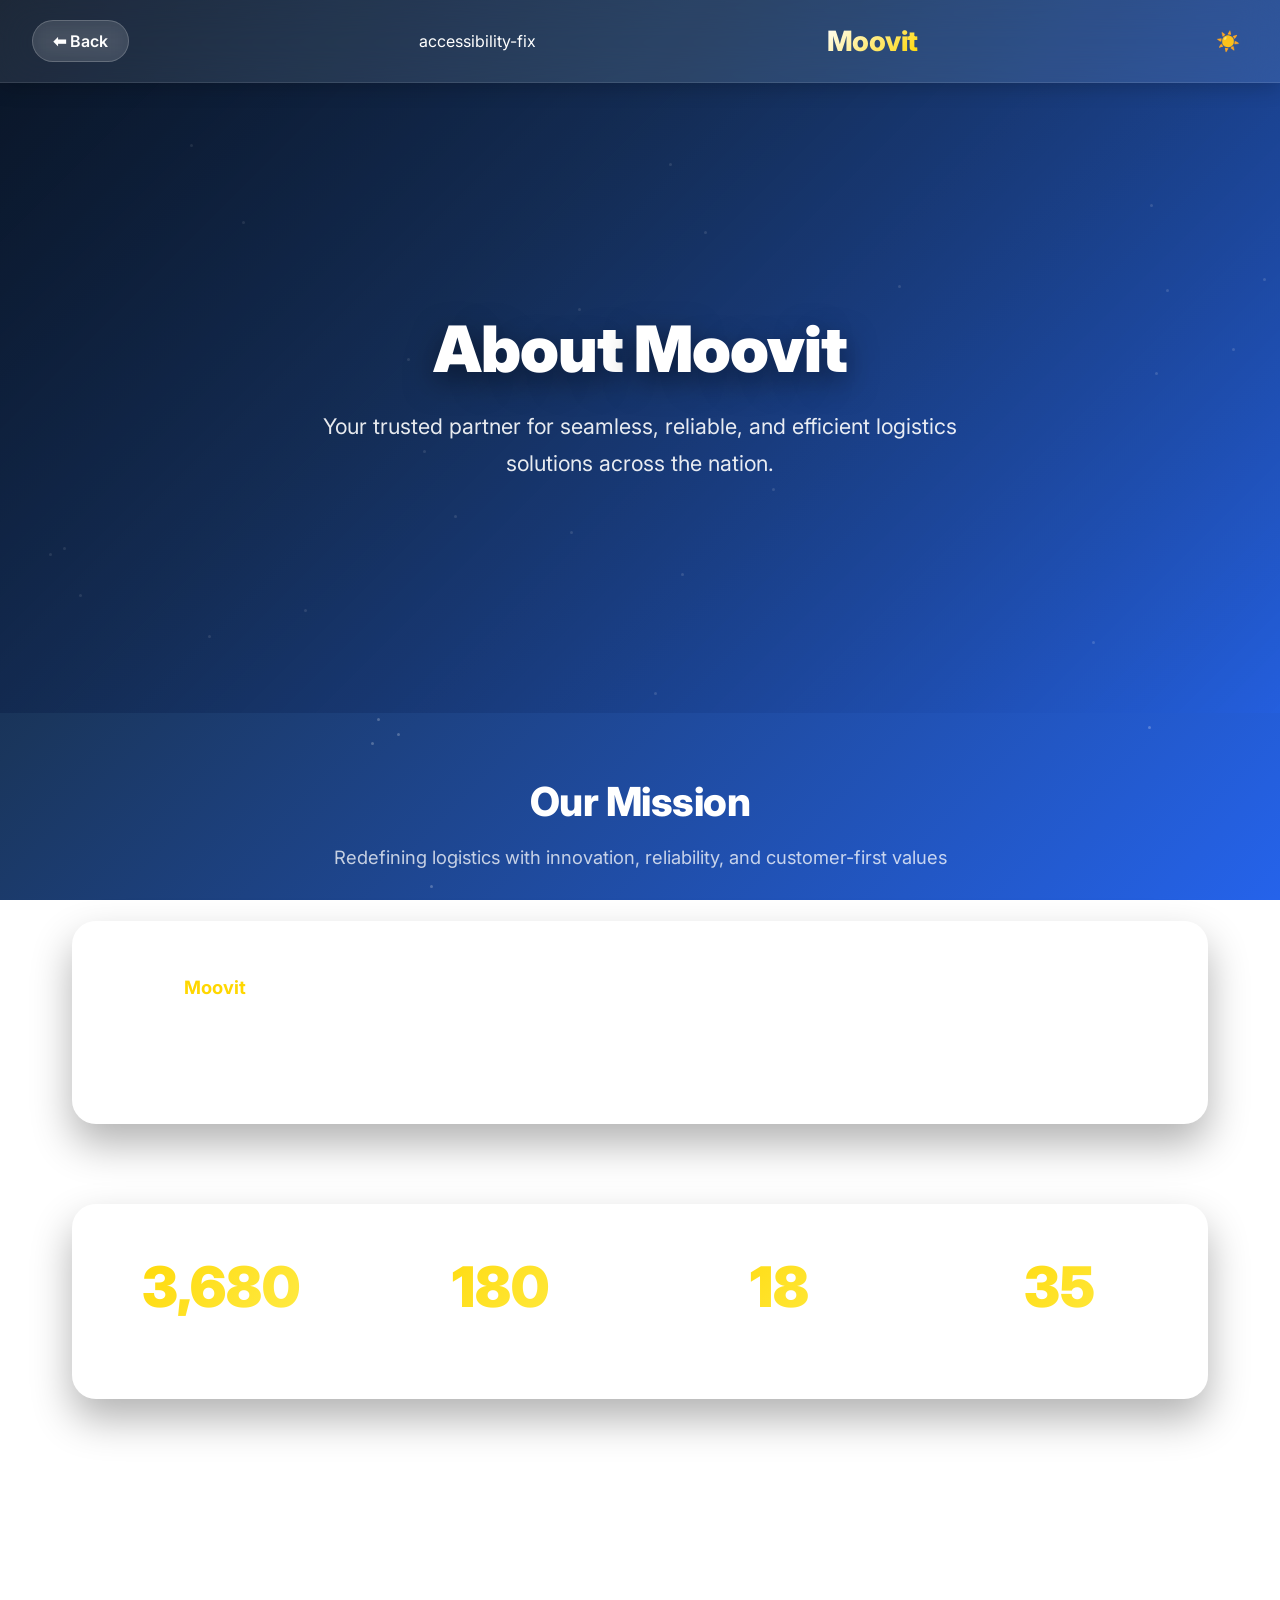
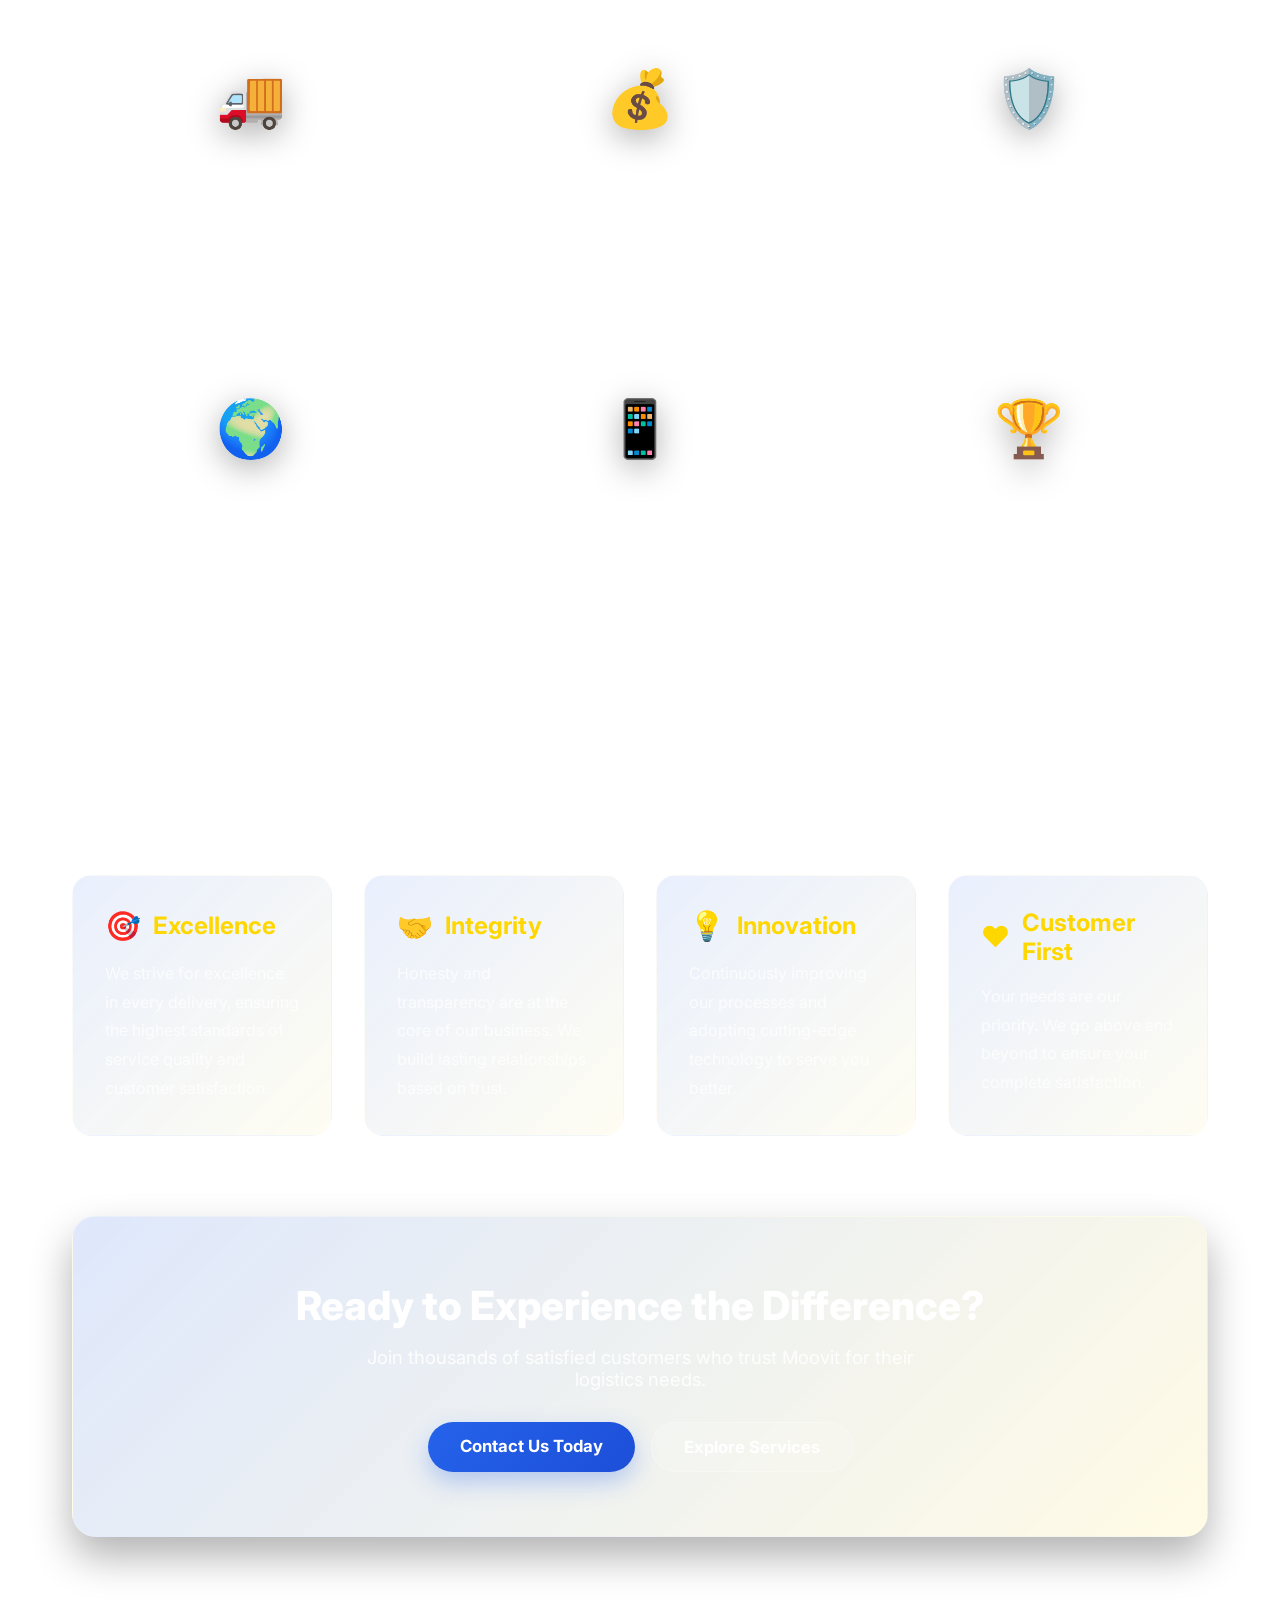
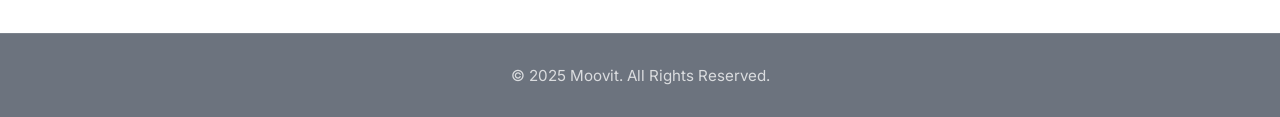
<file: about.html>
<!DOCTYPE html>
<html lang="en" data-theme="dark">
<head>
  <meta charset="UTF-8">
  <meta name="viewport" content="width=device-width, initial-scale=1.0">
  <link rel="icon" href="favicon.png">
  <title>About Us - Moovit</title>
  <style>
    @import url('https://fonts.googleapis.com/css2?family=Inter:wght@300;400;500;600;700;800;900&display=swap');
    
    :root {
      --bg-dark-1: #0a1628;
      --bg-dark-2: #1a365d;
      --primary: #2563eb;
      --primary-700: #1d4ed8;
      --accent: #ffd700;
      --accent-dark: #b8860b;
      --text-white: #ffffff;
      --text-muted: rgba(255,255,255,0.9);
      --text-soft: rgba(255,255,255,0.75);
      --glass: rgba(255,255,255,0.08);
      --bg-gradient: linear-gradient(135deg, var(--bg-dark-1) 0%, var(--bg-dark-2) 35%, var(--primary) 100%);
      --header-bg: var(--glass);
      --text-color: var(--text-white);
    }

    [data-theme="light"] {
      --bg-gradient: linear-gradient(135deg, #f0f9ff 0%, #e0f2fe 35%, #bae6fd 100%);
      --header-bg: rgba(255, 255, 255, 0.95);
      --text-color: #1e293b;
      --text-muted: rgba(30, 41, 59, 0.9);
      --text-soft: rgba(30, 41, 59, 0.75);
      --glass: rgba(0, 0, 0, 0.08);
      --bg-dark-1: #f0f9ff;
      --bg-dark-2: #e0f2fe;
      --primary: #3b82f6;
      --primary-700: #2563eb;
      --accent: #f59e0b;
      --accent-dark: #d97706;
      --text-white: #1a1a1a;
    }

    * {
      margin: 0;
      padding: 0;
      box-sizing: border-box;
    }

    /* Skip to content link for accessibility */
    .skip-to-content {
      position: absolute;
      top: -40px;
      left: 0;
      background: var(--primary);
      color: white;
      padding: 8px 16px;
      z-index: 10000;
      text-decoration: none;
      font-weight: 600;
      transition: top 0.3s;
    }

    .skip-to-content:focus {
      top: 0;
    }

    /* Keyboard focus indicators for accessibility */
    a:focus, button:focus, input:focus, textarea:focus, select:focus {
      outline: 2px solid var(--primary);
      outline-offset: 2px;
    }

    button:focus-visible, a:focus-visible {
      outline: 2px solid var(--primary);
      outline-offset: 2px;
    }

    body {
      font-family: 'Inter', sans-serif;
      font-size: 16px;
      background: var(--bg-gradient);
      background-attachment: fixed;
      color: var(--text-color);
      overflow-x: hidden;
      min-height: 100vh;
      -webkit-font-smoothing: antialiased;
      -moz-osx-font-smoothing: grayscale;
    }

    /* Animated Background Particles */
    .particles {
      position: fixed;
      top: 0;
      left: 0;
      width: 100%;
      height: 100%;
      pointer-events: none;
      z-index: 0;
      opacity: 0.6;
      transition: opacity 0.4s ease;
    }

    .particle {
      position: absolute;
      width: 3px;
      height: 3px;
      background: rgba(255, 255, 255, 0.4);
      border-radius: 50%;
      animation: float 8s ease-in-out infinite;
    }

    @keyframes float {
      0%, 100% { 
        transform: translateY(0px) translateX(0px) rotate(0deg); 
        opacity: 0.2; 
      }
      50% { 
        transform: translateY(-30px) translateX(20px) rotate(180deg); 
        opacity: 0.8; 
      }
    }

    /* Header */
    header {
      display: flex;
      align-items: center;
      justify-content: space-between;
      background: var(--header-bg);
      backdrop-filter: blur(20px);
      border-bottom: 1px solid rgba(255, 255, 255, 0.1);
      padding: 1.25rem 2rem;
      box-shadow: 0 4px 20px rgba(0, 0, 0, 0.2);
      position: sticky;
      top: 0;
      z-index: 100;
      animation: slideDown 0.6s ease;
    }

    @keyframes slideDown {
      from {
        transform: translateY(-100%);
        opacity: 0;
      }
      to {
        transform: translateY(0);
        opacity: 1;
      }
    }

    .theme-toggle {
      background: none;
      border: none;
      color: var(--text-color);
      font-size: 1.2rem;
      cursor: pointer;
      padding: 0.5rem;
      border-radius: 50%;
      transition: background 0.3s;
    }

    .theme-toggle:hover {
      background: var(--glass);
    }

    .back-btn {
      display: flex;
      align-items: center;
      gap: 0.5rem;
      text-decoration: none;
      color: var(--text-white);
      font-weight: 600;
      font-size: 1rem;
      padding: 10px 20px;
      border-radius: 50px;
      background: rgba(255, 255, 255, 0.1);
      backdrop-filter: blur(10px);
      border: 1px solid rgba(255, 255, 255, 0.2);
      transition: all 0.3s ease;
      cursor: pointer;
    }

    .back-btn:hover {
      background: rgba(255, 255, 255, 0.15);
      color: var(--accent);
      transform: translateX(-5px);
      box-shadow: 0 8px 20px rgba(255, 215, 0, 0.2);
    }

    .logo {
      font-size: 1.75rem;
      font-weight: 800;
      background: linear-gradient(135deg, #ffffff 0%, var(--accent) 100%);
      -webkit-background-clip: text;
      -webkit-text-fill-color: transparent;
      background-clip: text;
      letter-spacing: -0.5px;
    }

    /* Hero Section */
    .hero {
      position: relative;
      height: 70vh;
      display: flex;
      align-items: center;
      justify-content: center;
      text-align: center;
      overflow: hidden;
      margin-bottom: 4rem;
      transition: opacity 0.3s ease;
    }

    .hero::before {
      content: '';
      position: absolute;
      top: 0;
      left: 0;
      right: 0;
      bottom: 0;
      background: linear-gradient(135deg, rgba(10, 22, 40, 0.7), rgba(37, 99, 235, 0.3));
      z-index: 1;
    }

    .hero-content {
      position: relative;
      z-index: 2;
      max-width: 900px;
      padding: 0 2rem;
      animation: fadeInUp 1s ease;
    }

    @keyframes fadeInUp {
      from {
        opacity: 0;
        transform: translateY(40px);
      }
      to {
        opacity: 1;
        transform: translateY(0);
      }
    }

    .hero h1 {
      font-size: 4rem;
      font-weight: 900;
      margin-bottom: 1.5rem;
      color: white;
      letter-spacing: -1px;
      line-height: 1.1;
      text-shadow: 0 10px 30px rgba(0, 0, 0, 0.5);
    }

    .hero h1 span {
      color: white;
      -webkit-text-fill-color: white;
    }

    .hero p {
      font-size: 1.35rem;
      color: var(--text-muted);
      line-height: 1.7;
      max-width: 700px;
      margin: 0 auto;
    }

    /* Container */
    .container {
      max-width: 1200px;
      margin: 0 auto;
      padding: 0 2rem;
      position: relative;
      z-index: 1;
    }

    /* Section Styles */
    .section {
      margin-bottom: 5rem;
      opacity: 0;
      transform: translateY(30px);
      transition: all 0.8s ease;
    }

    .section.visible {
      opacity: 1;
      transform: translateY(0);
    }

    .section-title {
      font-size: 2.5rem;
      font-weight: 800;
      text-align: center;
      margin-bottom: 1rem;
      color: var(--text-white);
      letter-spacing: -0.5px;
    }

    .section-subtitle {
      font-size: 1.15rem;
      text-align: center;
      color: var(--text-soft);
      max-width: 700px;
      margin: 0 auto 3rem;
      line-height: 1.7;
    }

    /* Mission Section */
    .mission-card {
      background: rgba(255, 255, 255, 0.05);
      backdrop-filter: blur(20px);
      border-radius: 24px;
      border: 1px solid rgba(255, 255, 255, 0.1);
      padding: 3rem;
      box-shadow: 0 20px 40px rgba(0, 0, 0, 0.3);
      transition: all 0.4s ease;
    }

    .mission-card:hover {
      transform: translateY(-10px);
      box-shadow: 0 30px 60px rgba(0, 0, 0, 0.4);
      border-color: rgba(255, 215, 0, 0.3);
    }

    .mission-card p {
      font-size: 1.15rem;
      line-height: 1.9;
      color: var(--text-muted);
      text-align: center;
    }

    .mission-card strong {
      color: var(--accent);
      font-weight: 700;
    }

    /* Features Grid */
    .features-grid {
      display: grid;
      grid-template-columns: repeat(auto-fit, minmax(280px, 1fr));
      gap: 2rem;
    }

    .feature-card {
      background: rgba(255, 255, 255, 0.05);
      backdrop-filter: blur(20px);
      border-radius: 20px;
      border: 1px solid rgba(255, 255, 255, 0.1);
      padding: 2.5rem 2rem;
      text-align: center;
      transition: all 0.4s cubic-bezier(0.4, 0, 0.2, 1);
      position: relative;
      overflow: hidden;
    }

    .feature-card::before {
      content: '';
      position: absolute;
      top: 0;
      left: -100%;
      width: 100%;
      height: 100%;
      background: linear-gradient(90deg, transparent, rgba(255, 215, 0, 0.1), transparent);
      transition: left 0.6s;
    }

    .feature-card:hover::before {
      left: 100%;
    }

    .feature-card:hover {
      transform: translateY(-15px) scale(1.02);
      box-shadow: 0 25px 50px rgba(0, 0, 0, 0.4);
      border-color: rgba(255, 215, 0, 0.3);
      background: rgba(255, 255, 255, 0.08);
    }

    .feature-icon {
      font-size: 3.5rem;
      margin-bottom: 1.5rem;
      display: inline-block;
      transition: all 0.4s ease;
      filter: drop-shadow(0 8px 16px rgba(0, 0, 0, 0.3));
    }

    .feature-card:hover .feature-icon {
      transform: scale(1.15) rotate(5deg);
      filter: drop-shadow(0 12px 24px rgba(255, 215, 0, 0.4));
    }

    .feature-card h3 {
      font-size: 1.35rem;
      font-weight: 700;
      color: var(--text-white);
      margin-bottom: 1rem;
    }

    .feature-card p {
      font-size: 1rem;
      color: var(--text-soft);
      line-height: 1.7;
    }

    /* Stats Section */
    .stats-section {
      background: rgba(255, 255, 255, 0.05);
      backdrop-filter: blur(20px);
      border-radius: 24px;
      border: 1px solid rgba(255, 255, 255, 0.1);
      padding: 3rem 2rem;
      box-shadow: 0 20px 40px rgba(0, 0, 0, 0.3);
    }

    .stats-grid {
      display: grid;
      grid-template-columns: repeat(auto-fit, minmax(200px, 1fr));
      gap: 3rem;
      text-align: center;
    }

    .stat {
      transition: transform 0.3s ease;
    }

    .stat:hover {
      transform: translateY(-10px);
    }

    .stat-number {
      font-size: 3.5rem;
      font-weight: 900;
      background: linear-gradient(135deg, var(--accent), #ffed4e);
      -webkit-background-clip: text;
      -webkit-text-fill-color: transparent;
      background-clip: text;
      margin-bottom: 0.5rem;
      display: block;
    }

    .stat-label {
      font-size: 1.1rem;
      color: var(--text-muted);
      font-weight: 600;
    }

    /* Values Section */
    .values-grid {
      display: grid;
      grid-template-columns: repeat(auto-fit, minmax(250px, 1fr));
      gap: 2rem;
    }

    .value-card {
      background: linear-gradient(135deg, rgba(37, 99, 235, 0.1), rgba(255, 215, 0, 0.05));
      backdrop-filter: blur(20px);
      border-radius: 20px;
      border: 1px solid rgba(255, 255, 255, 0.1);
      padding: 2rem;
      transition: all 0.4s ease;
    }

    .value-card:hover {
      transform: translateY(-10px);
      border-color: rgba(255, 215, 0, 0.4);
      box-shadow: 0 20px 40px rgba(0, 0, 0, 0.3);
    }

    .value-card h3 {
      font-size: 1.5rem;
      font-weight: 700;
      color: var(--accent);
      margin-bottom: 1rem;
      display: flex;
      align-items: center;
      gap: 0.75rem;
    }

    .value-icon {
      font-size: 1.8rem;
    }

    .value-card p {
      font-size: 1rem;
      color: var(--text-soft);
      line-height: 1.8;
    }

    /* CTA Section */
    .cta-section {
      background: linear-gradient(135deg, rgba(37, 99, 235, 0.15), rgba(255, 215, 0, 0.1));
      backdrop-filter: blur(20px);
      border-radius: 24px;
      border: 1px solid rgba(255, 255, 255, 0.15);
      padding: 4rem 3rem;
      text-align: center;
      box-shadow: 0 20px 40px rgba(0, 0, 0, 0.3);
      margin-top: 5rem;
    }

    .cta-section h2 {
      font-size: 2.5rem;
      font-weight: 800;
      margin-bottom: 1rem;
      color: var(--text-white);
    }

    .cta-section p {
      font-size: 1.15rem;
      color: var(--text-muted);
      margin-bottom: 2rem;
      max-width: 600px;
      margin-left: auto;
      margin-right: auto;
    }

    .cta-buttons {
      display: flex;
      gap: 1rem;
      justify-content: center;
      flex-wrap: wrap;
    }

    .btn {
      padding: 14px 32px;
      border-radius: 50px;
      font-size: 1.05rem;
      font-weight: 700;
      cursor: pointer;
      transition: all 0.3s ease;
      font-family: 'Inter', sans-serif;
      text-decoration: none;
      display: inline-block;
      position: relative;
      overflow: hidden;
    }

    .btn-primary {
      background: linear-gradient(135deg, var(--primary), var(--primary-700));
      color: white;
      border: none;
      box-shadow: 0 10px 25px rgba(37, 99, 235, 0.3);
    }

    .btn-primary::before {
      content: '';
      position: absolute;
      top: 0;
      left: -100%;
      width: 100%;
      height: 100%;
      background: linear-gradient(90deg, transparent, rgba(255, 255, 255, 0.3), transparent);
      transition: left 0.5s;
    }

    .btn-primary:hover::before {
      left: 100%;
    }

    .btn-primary:hover {
      transform: translateY(-3px);
      box-shadow: 0 15px 35px rgba(37, 99, 235, 0.4);
    }

    .btn-secondary {
      background: rgba(255, 255, 255, 0.1);
      color: var(--text-white);
      border: 1px solid rgba(255, 255, 255, 0.3);
    }

    .btn-secondary:hover {
      background: rgba(255, 255, 255, 0.15);
      transform: translateY(-3px);
      box-shadow: 0 10px 25px rgba(0, 0, 0, 0.2);
    }

    /* Footer */
    footer {
      background: rgba(10, 22, 40, 0.6);
      backdrop-filter: blur(20px);
      border-top: 1px solid rgba(255, 255, 255, 0.1);
      padding: 2rem;
      text-align: center;
      margin-top: 6rem;
    }

    footer p {
      color: var(--text-soft);
      font-size: 0.95rem;
    }

    /* Responsive Design */
    @media (max-width: 968px) {
      .hero h1 {
        font-size: 3rem;
      }

      .hero p {
        font-size: 1.15rem;
      }

      .section-title {
        font-size: 2rem;
      }

      .features-grid,
      .values-grid {
        grid-template-columns: 1fr;
      }
    }

    @media (max-width: 768px) {
      header {
        padding: 1rem;
      }

      .container {
        padding: 0 1rem;
      }

      .hero {
        height: 60vh;
      }

      .hero h1 {
        font-size: 2.5rem;
      }

      .hero p {
        font-size: 1.05rem;
      }

      .section-title {
        font-size: 1.75rem;
      }

      .mission-card,
      .stats-section,
      .cta-section {
        padding: 2rem 1.5rem;
      }

      .back-btn {
        font-size: 0.9rem;
        padding: 8px 16px;
      }

      .logo {
        font-size: 1.5rem;
      }

      .stat-number {
        font-size: 2.5rem;
      }

      .cta-buttons {
        flex-direction: column;
      }

      .btn {
        width: 100%;
      }
    }

    @media (max-width: 480px) {
      .hero h1 {
        font-size: 2rem;
      }

      .feature-icon {
        font-size: 2.5rem;
      }

      .stats-grid {
        gap: 2rem;
      }
    }

    /* Scroll Animation Trigger */
    .animate-on-scroll {
      opacity: 0;
      transform: translateY(30px);
      transition: all 0.8s ease;
    }

    .animate-on-scroll.visible {
      opacity: 1;
      transform: translateY(0);
    }
  </style>
</head>
<body>
  <a href="#main-content" class="skip-to-content">Skip to main content</a>
  <!-- Animated Background Particles -->
  <div class="particles" id="particles"></div>

  <!-- Header -->
  <header role="banner">
    <a href="./main.html" class="back-btn">
      ⬅ Back
    </a>
 accessibility-fix
    <div class="logo">Moovit</div>
    <button id="theme-toggle" class="theme-toggle" title="Toggle theme" aria-label="Toggle color theme">🌙</button>
   
  

  </header>

  <!-- Hero Section -->
  <section class="hero">
    <div class="hero-content">
      <h1>About <span>Moovit</span></h1>
      <p>Your trusted partner for seamless, reliable, and efficient logistics solutions across the nation.</p>
    </div>
  </section>

  <div class="container" id="main-content" role="main">
    <!-- Mission Section -->
    <section id="mission" class="section animate-on-scroll" role="region" aria-labelledby="mission-title">
      <h2 class="section-title" id="mission-title">Our Mission</h2>
      <p class="section-subtitle">Redefining logistics with innovation, reliability, and customer-first values</p>
      <div class="mission-card">
        <p>
          At <strong>Moovit </strong>, our mission is to revolutionize the logistics industry by providing 
          stress-free, affordable, and efficient transportation solutions. We are committed to delivering 
          safe, reliable, and customer-focused services for both individuals and businesses. Every shipment 
          matters to us, and we treat your cargo as if it were our own.
        </p>
      </div>
    </section>

    <!-- Stats Section -->
    <section class="section animate-on-scroll">
      <div class="stats-section">
        <div class="stats-grid">
          <div class="stat">
            <span class="stat-number" data-target="10000">0</span>
            <p class="stat-label">Deliveries Completed</p>
          </div>
          <div class="stat">
            <span class="stat-number" data-target="500">0</span>
            <p class="stat-label">Happy Clients</p>
          </div>
          <div class="stat">
            <span class="stat-number" data-target="50">0</span>
            <p class="stat-label">Cities Covered</p>
          </div>
          <div class="stat">
            <span class="stat-number" data-target="99">0</span>
            <p class="stat-label">Success Rate %</p>
          </div>
        </div>
      </div>
    </section>

    <!-- Why Choose Us Section -->
    <section class="section animate-on-scroll">
      <h2 class="section-title">Why Choose Us?</h2>
      <p class="section-subtitle">Experience the difference with our premium logistics services</p>
      <div class="features-grid">
        <div class="feature-card">
          <div class="feature-icon">🚚</div>
          <h3>Fast & Reliable</h3>
          <p>We ensure timely deliveries with real-time tracking and dedicated support teams available 24/7.</p>
        </div>
        <div class="feature-card">
          <div class="feature-icon">💰</div>
          <h3>Affordable Pricing</h3>
          <p>Transparent and competitive pricing with no hidden costs. Get the best value for your money.</p>
        </div>
        <div class="feature-card">
          <div class="feature-icon">🛡️</div>
          <h3>Safe Handling</h3>
          <p>Your belongings are handled with utmost care by trained professionals and delivered securely.</p>
        </div>
        <div class="feature-card">
          <div class="feature-icon">🌍</div>
          <h3>Nationwide Reach</h3>
          <p>Wherever you need to go, Moovit has the network to support your logistics journey.</p>
        </div>
        <div class="feature-card">
          <div class="feature-icon">📱</div>
          <h3>Real-time Tracking</h3>
          <p>Track your shipment every step of the way with our advanced GPS tracking technology.</p>
        </div>
        <div class="feature-card">
          <div class="feature-icon">🏆</div>
          <h3>Award-Winning Service</h3>
          <p>Recognized for excellence in customer satisfaction and operational efficiency.</p>
        </div>
      </div>
    </section>

    <!-- Our Values Section -->
    <section class="section animate-on-scroll">
      <h2 class="section-title">Our Core Values</h2>
      <p class="section-subtitle">The principles that guide everything we do</p>
      <div class="values-grid">
        <div class="value-card">
          <h3><span class="value-icon">🎯</span> Excellence</h3>
          <p>We strive for excellence in every delivery, ensuring the highest standards of service quality and customer satisfaction.</p>
        </div>
        <div class="value-card">
          <h3><span class="value-icon">🤝</span> Integrity</h3>
          <p>Honesty and transparency are at the core of our business. We build lasting relationships based on trust.</p>
        </div>
        <div class="value-card">
          <h3><span class="value-icon">💡</span> Innovation</h3>
          <p>Continuously improving our processes and adopting cutting-edge technology to serve you better.</p>
        </div>
        <div class="value-card">
          <h3><span class="value-icon">❤️</span> Customer First</h3>
          <p>Your needs are our priority. We go above and beyond to ensure your complete satisfaction.</p>
        </div>
      </div>
    </section>

    <!-- CTA Section -->
    <section class="cta-section animate-on-scroll">
      <h2>Ready to Experience the Difference?</h2>
      <p>Join thousands of satisfied customers who trust Moovit for their logistics needs.</p>
      <div class="cta-buttons">
        <a href="./contact.html" class="btn btn-primary">Contact Us Today</a>
        <a href="./services.html" class="btn btn-secondary">Explore Services</a>
      </div>
    </section>
  </div>

  <!-- Footer -->
  <footer role="contentinfo">
    <p>© 2025 Moovit. All Rights Reserved.</p>
  </footer>

  <script>
    // Create animated background particles
    function createParticles() {
      const particles = document.getElementById('particles');
      const particleCount = 30;
      
      for (let i = 0; i < particleCount; i++) {
        const particle = document.createElement('div');
        particle.className = 'particle';
        particle.style.left = Math.random() * 100 + '%';
        particle.style.top = Math.random() * 100 + '%';
        particle.style.animationDelay = Math.random() * 8 + 's';
        particle.style.animationDuration = (Math.random() * 6 + 6) + 's';
        particles.appendChild(particle);
      }
    }

    // Intersection Observer for scroll animations
    const observerOptions = {
      threshold: 0.15,
      rootMargin: '0px 0px -50px 0px'
    };

    const observer = new IntersectionObserver((entries) => {
      entries.forEach(entry => {
        if (entry.isIntersecting) {
          entry.target.classList.add('visible');
        }
      });
    }, observerOptions);

    // Observe all animated sections
    document.querySelectorAll('.animate-on-scroll').forEach(el => {
      observer.observe(el);
    });

    // Counter animation for stats
    function animateCounter(element, target, duration = 2000) {
      const start = 0;
      const increment = target / (duration / 16);
      let current = start;

      const timer = setInterval(() => {
        current += increment;
        if (current >= target) {
          element.textContent = target.toLocaleString() + (element.textContent.includes('%') ? '' : '');
          clearInterval(timer);
        } else {
          element.textContent = Math.floor(current).toLocaleString();
        }
      }, 16);
    }

    // Trigger counter animation when stats section is visible
    const statsObserver = new IntersectionObserver((entries) => {
      entries.forEach(entry => {
        if (entry.isIntersecting) {
          const counters = entry.target.querySelectorAll('.stat-number');
          counters.forEach(counter => {
            const target = parseInt(counter.getAttribute('data-target'));
            animateCounter(counter, target);
          });
          statsObserver.unobserve(entry.target);
        }
      });
    }, { threshold: 0.5 });

    const statsSection = document.querySelector('.stats-section');
    if (statsSection) {
      statsObserver.observe(statsSection);
    }

    // Initialize particles on load
    window.addEventListener('load', () => {
      createParticles();
    });

    // Smooth scroll for anchor links
    document.querySelectorAll('a[href^="#"]').forEach(anchor => {
      anchor.addEventListener('click', function (e) {
        e.preventDefault();
        const target = document.querySelector(this.getAttribute('href'));
        if (target) {
          target.scrollIntoView({
            behavior: 'smooth',
            block: 'start'
          });
        }
      });
    });

    // Fade particles + hero text/overlay as Mission section scrolls into view
    const missionSection = document.getElementById('mission');
    const particles = document.getElementById('particles');
    const heroSection = document.querySelector('.hero');

    function updateFadeOnScroll() {
      if (!missionSection) return;
      const rect = missionSection.getBoundingClientRect();
      const fadeDistance = 100; // px of scroll range where fade happens (smaller = faster fade)
      const baseParticleOpacity = 0.6; // match CSS initial opacity
      const baseHeroOpacity = 1;

      // Calculate fade progress (1 when mission is far down, 0 when mission overlaps top)
      const progress = rect.top <= 0
        ? 0
        : rect.top < fadeDistance
        ? Math.max(0, rect.top / fadeDistance)
        : 1;

      if (particles) {
        particles.style.opacity = progress * baseParticleOpacity;
      }

      if (heroSection) {
        heroSection.style.opacity = progress * baseHeroOpacity;

        // Move hero up faster so it doesn't overlap mission
        const scrollY = window.pageYOffset;
        const extraLift = (1 - progress) * 200; // pixels to lift hero up
        heroSection.style.transform = `translateY(${scrollY * 0.5 - extraLift}px)`;
      }
    }

    window.addEventListener('scroll', () => {
      updateFadeOnScroll();
    });

    // Make sure fades are correct on load
    updateFadeOnScroll();

    // Theme toggle functionality
    const themeToggle = document.getElementById('theme-toggle');
    if (themeToggle) {
      const html = document.documentElement;
      const currentTheme = localStorage.getItem('theme') || 'dark';
      html.setAttribute('data-theme', currentTheme);
      themeToggle.textContent = currentTheme === 'dark' ? '☀️' : '🌙';

      themeToggle.addEventListener('click', () => {
        const newTheme = html.getAttribute('data-theme') === 'dark' ? 'light' : 'dark';
        html.setAttribute('data-theme', newTheme);
        localStorage.setItem('theme', newTheme);
        themeToggle.textContent = newTheme === 'dark' ? '☀️' : '🌙';
      });
    }
  </script>
</body>
</html>
</file>
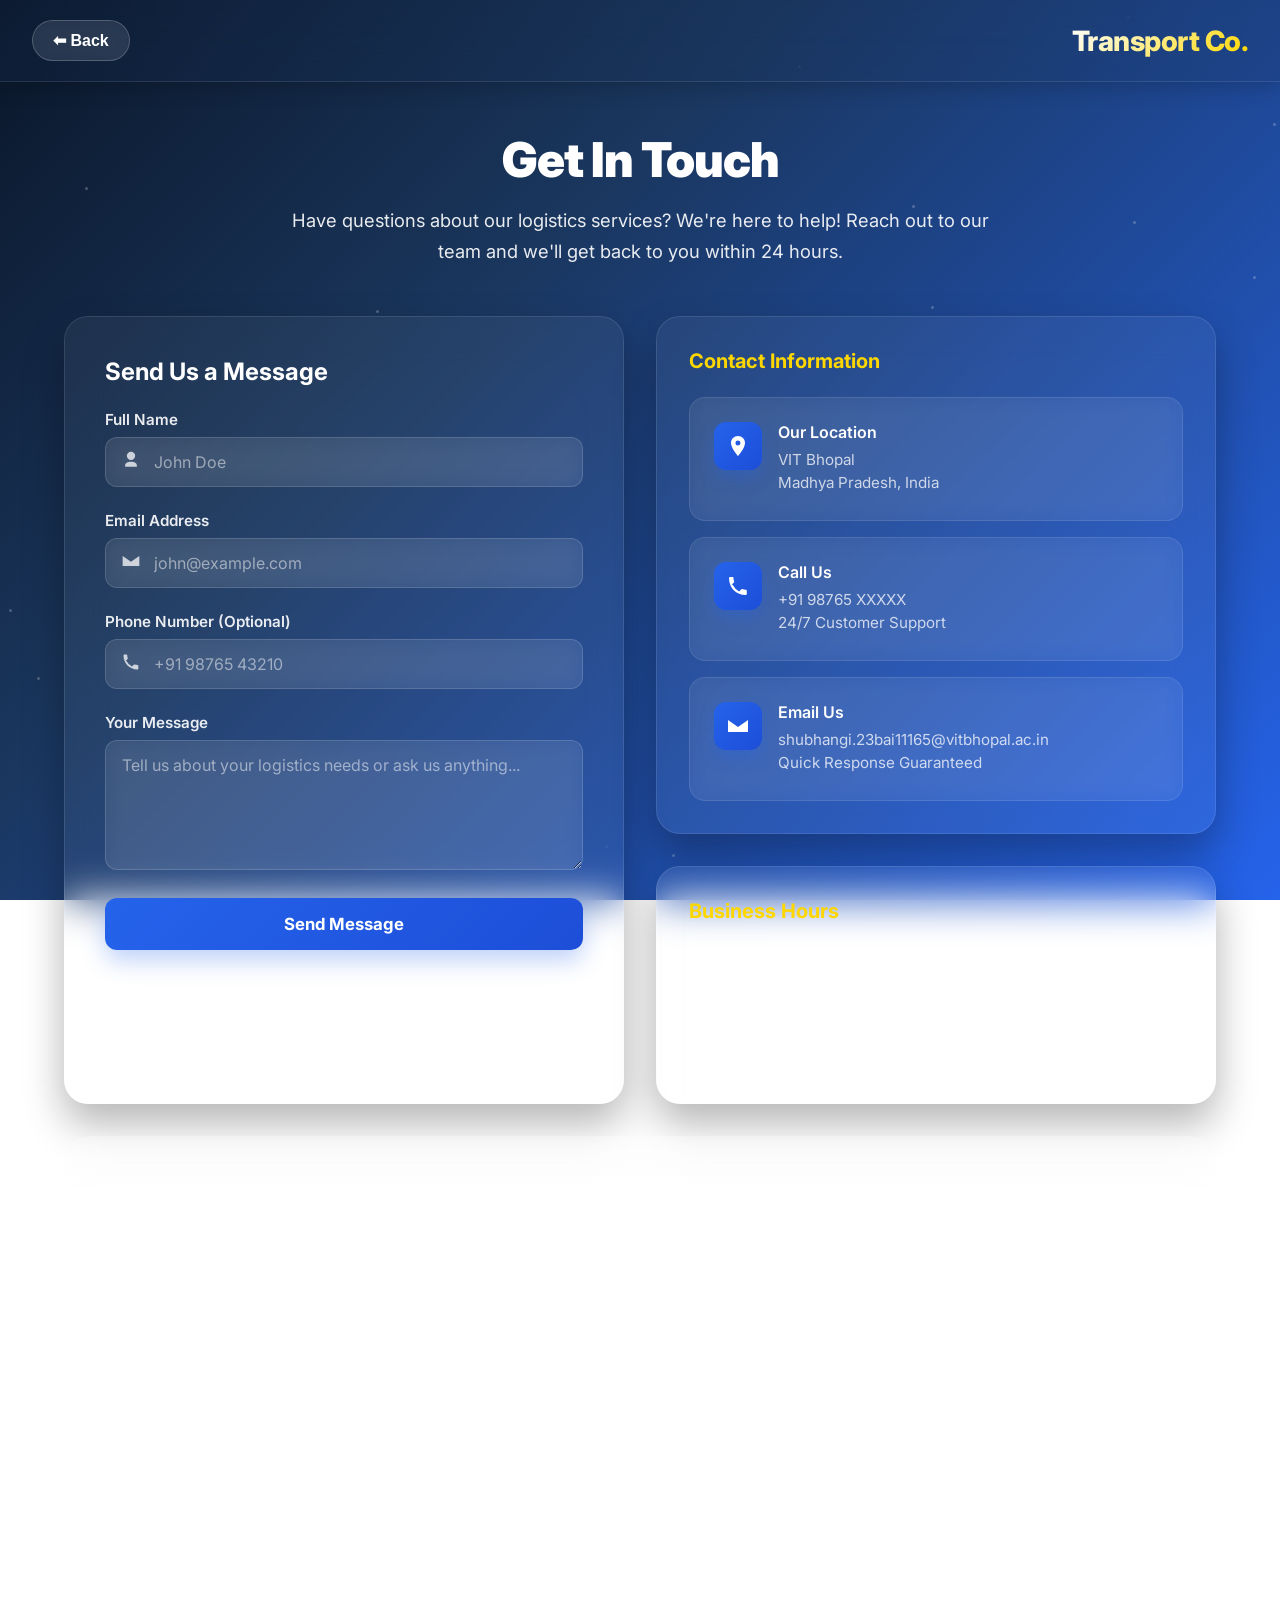
<file: contact.html>
<!DOCTYPE html>
<html lang="en">
<head>
  <meta charset="UTF-8">
  <meta name="viewport" content="width=device-width, initial-scale=1.0">
  <link rel="icon" href="favicon.png">
  <title>Contact Us - Transport Co.</title>
  <style>
    @import url('https://fonts.googleapis.com/css2?family=Inter:wght@300;400;500;600;700;800;900&display=swap');
    
    :root {
      --bg-dark-1: #0a1628;
      --bg-dark-2: #1a365d;
      --primary: #2563eb;
      --primary-700: #1d4ed8;
      --accent: #ffd700;
      --accent-dark: #b8860b;
      --text-white: #ffffff;
      --text-muted: rgba(255,255,255,0.9);
      --text-soft: rgba(255,255,255,0.75);
      --glass: rgba(255,255,255,0.08);
      --error: #ef4444;
      --success: #16a34a;
    }

    * {
      margin: 0;
      padding: 0;
      box-sizing: border-box;
    }

    /* Skip to content link for accessibility */
    .skip-to-content {
      position: absolute;
      top: -40px;
      left: 0;
      background: var(--primary);
      color: white;
      padding: 8px 16px;
      z-index: 10000;
      text-decoration: none;
      font-weight: 600;
      transition: top 0.3s;
    }

    .skip-to-content:focus {
      top: 0;
    }

    /* Keyboard focus indicators for accessibility */
    a:focus, button:focus, input:focus, textarea:focus, select:focus {
      outline: 2px solid var(--primary);
      outline-offset: 2px;
    }

    button:focus-visible, a:focus-visible {
      outline: 2px solid var(--primary);
      outline-offset: 2px;
    }

    body {
      font-family: 'Inter', sans-serif;
      font-size: 16px;
      background: linear-gradient(135deg, var(--bg-dark-1) 0%, var(--bg-dark-2) 35%, var(--primary) 100%);
      background-attachment: fixed;
      color: var(--text-white);
      overflow-x: hidden;
      min-height: 100vh;
      -webkit-font-smoothing: antialiased;
      -moz-osx-font-smoothing: grayscale;
    }

    /* Animated Background */
    .particles {
      position: fixed;
      top: 0;
      left: 0;
      width: 100%;
      height: 100%;
      pointer-events: none;
      z-index: 0;
      opacity: 0.6;
    }

    .particle {
      position: absolute;
      width: 3px;
      height: 3px;
      background: rgba(255, 255, 255, 0.4);
      border-radius: 50%;
      animation: float 8s ease-in-out infinite;
    }

    @keyframes float {
      0%, 100% { 
        transform: translateY(0px) translateX(0px) rotate(0deg); 
        opacity: 0.2; 
      }
      50% { 
        transform: translateY(-30px) translateX(20px) rotate(180deg); 
        opacity: 0.8; 
      }
    }

    /* Header */
    header {
      display: flex;
      align-items: center;
      justify-content: space-between;
      background: rgba(26, 54, 93, 0.2);
      backdrop-filter: blur(20px);
      border-bottom: 1px solid rgba(255, 255, 255, 0.1);
      padding: 1.25rem 2rem;
      box-shadow: 0 4px 20px rgba(0, 0, 0, 0.2);
      position: sticky;
      top: 0;
      z-index: 100;
    }

    .back-btn {
      display: flex;
      align-items: center;
      gap: 0.5rem;
      text-decoration: none;
      color: var(--text-white);
      font-weight: 600;
      font-size: 1rem;
      padding: 10px 20px;
      border-radius: 50px;
      background: rgba(255, 255, 255, 0.1);
      backdrop-filter: blur(10px);
      border: 1px solid rgba(255, 255, 255, 0.2);
      transition: all 0.3s ease;
      cursor: pointer;
    }

    .back-btn:hover {
      background: rgba(255, 255, 255, 0.15);
      color: var(--accent);
      transform: translateX(-5px);
      box-shadow: 0 8px 20px rgba(255, 215, 0, 0.2);
    }

    .logo {
      font-size: 1.75rem;
      font-weight: 800;
      background: linear-gradient(135deg, #ffffff 0%, var(--accent) 100%);
      -webkit-background-clip: text;
      -webkit-text-fill-color: transparent;
      background-clip: text;
      letter-spacing: -0.5px;
    }

    /* Main Container */
    .container {
      max-width: 1200px;
      margin: 3rem auto;
      padding: 0 1.5rem;
      position: relative;
      z-index: 1;
    }

    .page-header {
      text-align: center;
      margin-bottom: 3rem;
      opacity: 1;
    }

    h1 {
      font-size: 3rem;
      margin-bottom: 1rem;
      color: var(--text-white);
      font-weight: 900;
      letter-spacing: -1px;
      opacity: 1;
    }

    .subtitle {
      font-size: 1.15rem;
      line-height: 1.7;
      color: var(--text-muted);
      max-width: 700px;
      margin: 0 auto;
      opacity: 1;
    }

    /* Content Grid */
    .content-grid {
      display: grid;
      grid-template-columns: 1fr 1fr;
      gap: 2rem;
      margin-top: 2rem;
    }

    /* Form Section */
    .form-section {
      background: rgba(255, 255, 255, 0.05);
      backdrop-filter: blur(20px);
      border-radius: 24px;
      border: 1px solid rgba(255, 255, 255, 0.1);
      padding: 2.5rem;
      box-shadow: 0 20px 40px rgba(0, 0, 0, 0.3);
    }

    .section-title {
      font-size: 1.5rem;
      font-weight: 700;
      color: var(--text-white);
      margin-bottom: 1.5rem;
      opacity: 1;
    }

    form {
      display: grid;
      gap: 1.5rem;
    }

    .form-group {
      position: relative;
    }

    .field-label {
      display: block;
      margin-bottom: 0.5rem;
      font-size: 0.95rem;
      color: var(--text-muted);
      font-weight: 600;
      opacity: 1;
    }

    .input-wrapper {
      position: relative;
    }

    .input-icon {
      position: absolute;
      left: 16px;
      top: 50%;
      transform: translateY(-50%);
      color: var(--text-soft);
      pointer-events: none;
      transition: color 0.3s ease;
    }

    .input-icon svg {
      width: 20px;
      height: 20px;
      fill: currentColor;
    }

    input, textarea {
      width: 100%;
      padding: 14px 16px 14px 48px;
      border-radius: 12px;
      border: 1px solid rgba(255, 255, 255, 0.15);
      outline: none;
      font-size: 1rem;
      background: rgba(255, 255, 255, 0.08);
      backdrop-filter: blur(10px);
      color: var(--text-white);
      transition: all 0.3s ease;
      font-family: 'Inter', sans-serif;
      opacity: 1;
    }

    input::placeholder, textarea::placeholder {
      color: rgba(255, 255, 255, 0.5);
      opacity: 1;
    }

    input:focus, textarea:focus {
      background: rgba(255, 255, 255, 0.12);
      border-color: var(--accent);
      box-shadow: 0 0 0 3px rgba(255, 215, 0, 0.1);
    }

    input:focus + .input-icon,
    textarea:focus + .input-icon {
      color: var(--accent);
    }

    textarea {
      resize: vertical;
      min-height: 120px;
      padding-left: 16px;
    }

    .validation {
      margin-top: 0.5rem;
      font-size: 0.875rem;
      color: var(--error);
      display: none;
      opacity: 1;
    }

    .validation.visible {
      display: block;
    }

    .submit-btn {
      padding: 16px 32px;
      background: linear-gradient(135deg, var(--primary) 0%, var(--primary-700) 100%);
      color: white;
      border: none;
      border-radius: 12px;
      font-size: 1.05rem;
      font-weight: 700;
      cursor: pointer;
      transition: all 0.3s ease;
      font-family: 'Inter', sans-serif;
      box-shadow: 0 10px 25px rgba(37, 99, 235, 0.3);
      position: relative;
      overflow: hidden;
      opacity: 1;
    }

    .submit-btn::before {
      content: '';
      position: absolute;
      top: 0;
      left: -100%;
      width: 100%;
      height: 100%;
      background: linear-gradient(90deg, transparent, rgba(255, 255, 255, 0.2), transparent);
      transition: left 0.5s;
    }

    .submit-btn:hover::before {
      left: 100%;
    }

    .submit-btn:hover {
      transform: translateY(-2px);
      box-shadow: 0 15px 35px rgba(37, 99, 235, 0.4);
    }

    .submit-btn:active {
      transform: translateY(0);
    }

    .submit-btn.loading {
      opacity: 0.7;
      pointer-events: none;
    }

    .submit-btn.loading::after {
      content: '';
      width: 18px;
      height: 18px;
      border: 2px solid transparent;
      border-top-color: white;
      border-radius: 50%;
      animation: spin 0.8s linear infinite;
      position: absolute;
      right: 1rem;
      top: 50%;
      transform: translateY(-50%);
    }

    @keyframes spin {
      to { transform: translateY(-50%) rotate(360deg); }
    }

    /* Success Message */
    .success-message {
      background: linear-gradient(135deg, rgba(34,197,94,0.15), rgba(16,185,129,0.1));
      backdrop-filter: blur(12px);
      border: 1px solid rgba(34, 197, 94, 0.3);
      color: var(--text-white);
      padding: 1rem 1.5rem;
      border-radius: 12px;
      margin-bottom: 1.5rem;
      display: none;
      opacity: 1;
    }

    .success-message.show {
      display: block;
      animation: slideDown 0.4s ease;
    }

    @keyframes slideDown {
      from {
        opacity: 0;
        transform: translateY(-20px);
      }
      to {
        opacity: 1;
        transform: translateY(0);
      }
    }

    .success-message .close-sm {
      float: right;
      background: transparent;
      border: none;
      color: var(--text-white);
      font-size: 1.2rem;
      cursor: pointer;
      line-height: 1;
      padding: 0;
      margin-left: 10px;
    }

    .message-text {
      font-weight: 500;
      color: var(--text-muted);
      margin-top: 4px;
      opacity: 1;
    }

    /* Contact Info Section */
    .contact-info-section {
      display: flex;
      flex-direction: column;
      gap: 2rem;
    }

    .info-group {
      background: rgba(255, 255, 255, 0.05);
      backdrop-filter: blur(20px);
      border-radius: 24px;
      border: 1px solid rgba(255, 255, 255, 0.1);
      padding: 2rem;
      box-shadow: 0 20px 40px rgba(0, 0, 0, 0.3);
    }

    .info-group h3 {
      font-size: 1.25rem;
      font-weight: 700;
      color: var(--accent);
      margin-bottom: 1.5rem;
      opacity: 1;
    }

    .info-cards {
      display: grid;
      gap: 1rem;
    }

    .info-card {
      background: rgba(255, 255, 255, 0.05);
      backdrop-filter: blur(10px);
      border-radius: 16px;
      border: 1px solid rgba(255, 255, 255, 0.1);
      padding: 1.5rem;
      transition: all 0.3s ease;
      display: flex;
      align-items: flex-start;
      gap: 1rem;
    }

    .info-card:hover {
      background: rgba(255, 255, 255, 0.08);
      transform: translateX(5px);
      border-color: rgba(255, 215, 0, 0.2);
      box-shadow: 0 10px 30px rgba(0, 0, 0, 0.3);
    }

    .info-card .icon {
      flex-shrink: 0;
      width: 48px;
      height: 48px;
      display: flex;
      align-items: center;
      justify-content: center;
      background: linear-gradient(135deg, var(--primary), var(--primary-700));
      border-radius: 12px;
      box-shadow: 0 8px 16px rgba(37, 99, 235, 0.3);
    }

    .info-card .icon svg {
      width: 24px;
      height: 24px;
      fill: white;
    }

    .info-card-content h4 {
      font-size: 1rem;
      font-weight: 600;
      color: var(--text-white);
      margin-bottom: 0.5rem;
      opacity: 1;
    }

    .info-card-content p {
      font-size: 0.95rem;
      color: var(--text-soft);
      margin: 0.25rem 0;
      opacity: 1;
    }

    /* Map Section */
    .map-section {
      background: rgba(255, 255, 255, 0.05);
      backdrop-filter: blur(20px);
      border-radius: 24px;
      border: 1px solid rgba(255, 255, 255, 0.1);
      padding: 2rem;
      box-shadow: 0 20px 40px rgba(0, 0, 0, 0.3);
      margin-top: 2rem;
    }

    .map-section h3 {
      font-size: 1.25rem;
      font-weight: 700;
      color: var(--text-white);
      margin-bottom: 1.5rem;
      opacity: 1;
    }

    .map-preview {
      border-radius: 16px;
      overflow: hidden;
      border: 1px solid rgba(255, 255, 255, 0.1);
    }

    .map-snapshot {
      width: 100%;
      height: 300px;
      background: linear-gradient(135deg, rgba(0,0,0,0.3), rgba(0,0,0,0.2));
      display: flex;
      align-items: center;
      justify-content: center;
      color: var(--text-muted);
      font-weight: 600;
      text-align: center;
      padding: 2rem;
      opacity: 1;
    }

    .map-load-btn {
      padding: 12px 28px;
      background: linear-gradient(135deg, var(--primary), var(--primary-700));
      color: white;
      border: none;
      border-radius: 8px;
      font-size: 0.95rem;
      font-weight: 600;
      cursor: pointer;
      transition: all 0.3s ease;
      margin-top: 1rem;
      font-family: 'Inter', sans-serif;
      box-shadow: 0 8px 16px rgba(37, 99, 235, 0.3);
      opacity: 1;
    }

    .map-load-btn:hover {
      transform: translateY(-2px);
      box-shadow: 0 12px 24px rgba(37, 99, 235, 0.4);
    }

    .map-embed iframe {
      width: 100%;
      height: 400px;
      border: 0;
      border-radius: 16px;
    }

    /* Social Links */
    .social-section {
      text-align: center;
      margin-top: 1.5rem;
    }

    .follow-label {
      color: var(--text-muted);
      font-weight: 600;
      font-size: 0.95rem;
      margin-bottom: 1rem;
      display: block;
      opacity: 1;
    }

    .social-links {
      display: flex;
      gap: 1rem;
      justify-content: center;
    }

    .social-links a {
      display: flex;
      align-items: center;
      justify-content: center;
      width: 48px;
      height: 48px;
      border-radius: 12px;
      background: rgba(255, 255, 255, 0.08);
      color: var(--text-white);
      transition: all 0.3s ease;
      border: 1px solid rgba(255, 255, 255, 0.1);
    }

    .social-links a:hover {
      transform: translateY(-4px);
      background: linear-gradient(135deg, var(--primary), var(--primary-700));
      box-shadow: 0 10px 25px rgba(37, 99, 235, 0.4);
    }

    .social-links a svg {
      width: 22px;
      height: 22px;
      fill: currentColor;
    }

    /* Responsive Design */
    @media (max-width: 968px) {
      .content-grid {
        grid-template-columns: 1fr;
      }

      h1 {
        font-size: 2.5rem;
      }
    }

    @media (max-width: 768px) {
      header {
        padding: 1rem;
      }

      .container {
        margin: 2rem auto;
        padding: 0 1rem;
      }

      h1 {
        font-size: 2rem;
      }

      .subtitle {
        font-size: 1rem;
      }

      .form-section,
      .info-group,
      .map-section {
        padding: 1.5rem;
      }

      .back-btn {
        font-size: 0.9rem;
        padding: 8px 16px;
      }

      .logo {
        font-size: 1.5rem;
      }
    }

    @media (max-width: 480px) {
      h1 {
        font-size: 1.75rem;
      }

      .submit-btn {
        width: 100%;
      }

      .info-cards {
        gap: 0.75rem;
      }

      .map-snapshot {
        height: 200px;
        padding: 1rem;
      }
    }
  </style>
</head>
<body>
  <a href="#main-content" class="skip-to-content">Skip to main content</a>
  <!-- Animated Background Particles -->
  <div class="particles" id="particles"></div>

  <header role="banner">
    <button class="back-btn" onclick="smartGoBack()">
      ⬅ Back
    </button>
    <div class="logo">Transport Co.</div>
  </header>

  <div class="container" id="main-content" role="main">
    <div class="page-header">
      <h1>Get In Touch</h1>
      <p class="subtitle">Have questions about our logistics services? We're here to help! Reach out to our team and we'll get back to you within 24 hours.</p>
    </div>

    <div class="content-grid">
      <!-- Form Section -->
      <div class="form-section">
        <h2 class="section-title">Send Us a Message</h2>
        
        <div class="success-message" id="successMessage" role="status" aria-live="polite">
          <button class="close-sm" onclick="document.getElementById('successMessage').classList.remove('show')" aria-label="Close">✕</button>
          <strong>Message Sent Successfully!</strong>
          <div class="message-text">Thank you for contacting us. We'll get back to you within 24 hours.</div>
        </div>

        <form id="contactForm" novalidate data-endpoint="" data-method="POST">
          <div class="form-group">
            <label for="name" class="field-label">Full Name</label>
            <div class="input-wrapper">
              <input type="text" id="name" name="name" placeholder="John Doe" required aria-required="true" aria-describedby="nameValidation">
              <span class="input-icon" aria-hidden="true">
                <svg viewBox="0 0 24 24" xmlns="http://www.w3.org/2000/svg"><path d="M12 12a5 5 0 1 0 0-10 5 5 0 0 0 0 10zm0 2c-4 0-7 2-7 4v2h14v-2c0-2-3-4-7-4z"/></svg>
              </span>
            </div>
            <span class="validation" id="nameValidation">Please enter your name.</span>
          </div>

          <div class="form-group">
            <label for="email" class="field-label">Email Address</label>
            <div class="input-wrapper">
              <input type="email" id="email" name="email" placeholder="john@example.com" required aria-required="true" aria-describedby="emailValidation">
              <span class="input-icon" aria-hidden="true">
                <svg viewBox="0 0 24 24" xmlns="http://www.w3.org/2000/svg"><path d="M2 6v12h20V6l-10 7L2 6z"/></svg>
              </span>
            </div>
            <span class="validation" id="emailValidation">Please provide a valid email address.</span>
          </div>

          <div class="form-group">
            <label for="phone" class="field-label">Phone Number (Optional)</label>
            <div class="input-wrapper">
              <input type="tel" id="phone" name="phone" placeholder="+91 98765 43210" aria-describedby="phoneValidation">
              <span class="input-icon" aria-hidden="true">
                <svg viewBox="0 0 24 24" xmlns="http://www.w3.org/2000/svg"><path d="M6.6 10.8a15.1 15.1 0 0 0 6.6 6.6l2.1-2.1a1 1 0 0 1 1-.2c1.1.4 2.3.6 3.5.6a1 1 0 0 1 1 1V20a1 1 0 0 1-1 1C10.1 21 3 13.9 3 4a1 1 0 0 1 1-1h2.5a1 1 0 0 1 1 1c0 1.2.2 2.4.6 3.5a1 1 0 0 1-.2 1l-2.3 2.3z"/></svg>
              </span>
            </div>
            <span class="validation" id="phoneValidation">Please enter a valid phone number.</span>
          </div>

          <div class="form-group">
            <label for="message" class="field-label">Your Message</label>
            <textarea id="message" name="message" rows="5" placeholder="Tell us about your logistics needs or ask us anything..." required aria-required="true" aria-describedby="messageValidation"></textarea>
            <span class="validation" id="messageValidation">Please enter a message.</span>
          </div>

          <button type="submit" class="submit-btn" id="submitBtn">
            Send Message
          </button>
        </form>
      </div>

      <!-- Contact Info Section -->
      <div class="contact-info-section">
        <div class="info-group">
          <h3>Contact Information</h3>
          <div class="info-cards">
            <div class="info-card">
              <div class="icon">
                <svg viewBox="0 0 24 24" xmlns="http://www.w3.org/2000/svg"><path d="M12 2C8.1 2 5 5.1 5 9c0 5.2 7 13 7 13s7-7.8 7-13c0-3.9-3.1-7-7-7zm0 9.5A2.5 2.5 0 1 1 12 6.5a2.5 2.5 0 0 1 0 5z"/></svg>
              </div>
              <div class="info-card-content">
                <h4>Our Location</h4>
                <p>VIT Bhopal</p>
                <p>Madhya Pradesh, India</p>
              </div>
            </div>

            <div class="info-card">
              <div class="icon">
                <svg viewBox="0 0 24 24" xmlns="http://www.w3.org/2000/svg"><path d="M6.6 10.8a15.1 15.1 0 0 0 6.6 6.6l2.1-2.1a1 1 0 0 1 1-.2c1.1.4 2.3.6 3.5.6a1 1 0 0 1 1 1V20a1 1 0 0 1-1 1C10.1 21 3 13.9 3 4a1 1 0 0 1 1-1h2.5a1 1 0 0 1 1 1c0 1.2.2 2.4.6 3.5a1 1 0 0 1-.2 1l-2.3 2.3z"/></svg>
              </div>
              <div class="info-card-content">
                <h4>Call Us</h4>
                <p>+91 98765 XXXXX</p>
                <p>24/7 Customer Support</p>
              </div>
            </div>

            <div class="info-card">
              <div class="icon">
                <svg viewBox="0 0 24 24" xmlns="http://www.w3.org/2000/svg"><path d="M2 6v12h20V6l-10 7L2 6z"/></svg>
              </div>
              <div class="info-card-content">
                <h4>Email Us</h4>
                <p>shubhangi.23bai11165@vitbhopal.ac.in</p>
                <p>Quick Response Guaranteed</p>
              </div>
            </div>
          </div>
        </div>

        <div class="info-group">
          <h3>Business Hours</h3>
          <div class="info-cards">
            <div class="info-card">
              <div class="icon">
                <svg viewBox="0 0 24 24" xmlns="http://www.w3.org/2000/svg"><path d="M12 2C6.5 2 2 6.5 2 12s4.5 10 10 10 10-4.5 10-10S17.5 2 12 2zm0 18c-4.4 0-8-3.6-8-8s3.6-8 8-8 8 3.6 8 8-3.6 8-8 8zm.5-13H11v6l5.2 3.2.8-1.3-4.5-2.7V7z"/></svg>
              </div>
              <div class="info-card-content">
                <h4>Working Days</h4>
                <p>Monday - Friday: 9:00 AM - 6:00 PM</p>
                <p>Saturday: 10:00 AM - 4:00 PM</p>
              </div>
            </div>
          </div>
        </div>
      </div>
    </div>

    <!-- Map Section -->
    <div class="map-section">
      <h3>Find Us on the Map</h3>
      <div class="map-preview" data-iframe="https://www.google.com/maps/embed?pb=!1m18!1m12!1m3!1d3670.5356488718035!2d76.84874337509355!3d23.07747957913534!2m3!1f0!2f0!3f0!3m2!1i1024!2i768!4f13.1!3m3!1m2!1s0x397ce9ceaaaaaaab%3A0xa224b6b82b421f83!2sVIT%20Bhopal%20University!5e0!3m2!1sen!2sin!4v1760885737044!5m2!1sen!2sin">
        <div class="map-snapshot">
          <div>
            <div style="font-size: 1rem; margin-bottom: 0.75rem;">📍 Interactive Map Preview</div>
            <div style="font-size: 0.9rem; color: rgba(255,255,255,0.7); margin-bottom: 1rem;">Click below to load the interactive Google Map</div>
            <button class="map-load-btn" type="button">Load Map</button>
          </div>
        </div>
      </div>

      <div class="social-section">
        <span class="follow-label">Connect With Us</span>
        <div class="social-links">
          <a href="#" target="_blank" rel="noopener noreferrer" aria-label="Facebook" title="Facebook">
            <svg viewBox="0 0 24 24" xmlns="http://www.w3.org/2000/svg"><path d="M22 12a10 10 0 1 0-11.5 9.9v-7h-2.2v-2.9h2.2V9.4c0-2.2 1.3-3.4 3.2-3.4.9 0 1.8.1 1.8.1v2h-1c-1 0-1.3.6-1.3 1.2v1.5h2.2l-.4 2.9h-1.8v7A10 10 0 0 0 22 12z"/></svg>
          </a>
          <a href="#" target="_blank" rel="noopener noreferrer" aria-label="Twitter" title="Twitter">
            <svg viewBox="0 0 24 24" xmlns="http://www.w3.org/2000/svg"><path d="M22 5.9c-.6.3-1.2.5-1.9.6.7-.4 1.2-1 1.5-1.7-.7.4-1.5.7-2.3.9-.7-.7-1.7-1.1-2.8-1.1-2.1 0-3.8 1.7-3.8 3.8 0 .3 0 .5.1.8-3.2-.2-6-1.7-7.9-4-.3.6-.4 1.2-.4 1.9 0 1.3.7 2.5 1.7 3.2-.6 0-1.2-.2-1.7-.5v.1c0 1.9 1.4 3.4 3.2 3.7-.3.1-.6.2-.9.2-.2 0-.4 0-.6-.1.4 1.2 1.6 2.1 3.1 2.2-1.1.9-2.6 1.4-4.1 1.4h-.8c1.5 1 3.4 1.6 5.3 1.6 6.3 0 9.8-5.2 9.8-9.8v-.4c.7-.5 1.2-1.1 1.6-1.8-.6.2-1.2.3-1.8.3z"/></svg>
          </a>
          <a href="#" target="_blank" rel="noopener noreferrer" aria-label="LinkedIn" title="LinkedIn">
            <svg viewBox="0 0 24 24" xmlns="http://www.w3.org/2000/svg"><path d="M4.98 3.5C4.98 4.88 3.86 6 2.5 6S0 4.88 0 3.5 1.12 1 2.5 1 4.98 2.12 4.98 3.5zM0 8h5v16H0V8zm7.5 0H12v2.2h.1c.6-1.1 2-2.2 4.2-2.2C21.7 8 24 10.2 24 14.4V24h-5v-8.9c0-2.1 0-4.8-3-4.8-3 0-3.4 2.3-3.4 4.6V24h-5V8z"/></svg>
          </a>
          <a href="#" target="_blank" rel="noopener noreferrer" aria-label="Instagram" title="Instagram">
            <svg viewBox="0 0 24 24" xmlns="http://www.w3.org/2000/svg"><path d="M12 2.2c3.2 0 3.6 0 4.8.1 1.2.1 2 .2 2.5.4.6.2 1.1.5 1.5 1 .5.4.8.9 1 1.5.2.5.3 1.3.4 2.5.1 1.2.1 1.6.1 4.8s0 3.6-.1 4.8c-.1 1.2-.2 2-.4 2.5-.2.6-.5 1.1-1 1.5-.4.5-.9.8-1.5 1-.5.2-1.3.3-2.5.4-1.2.1-1.6.1-4.8.1s-3.6 0-4.8-.1c-1.2-.1-2-.2-2.5-.4-.6-.2-1.1-.5-1.5-1-.5-.4-.8-.9-1-1.5-.2-.5-.3-1.3-.4-2.5-.1-1.2-.1-1.6-.1-4.8s0-3.6.1-4.8c.1-1.2.2-2 .4-2.5.2-.6.5-1.1 1-1.5.4-.5.9-.8 1.5-1 .5-.2 1.3-.3 2.5-.4 1.2-.1 1.6-.1 4.8-.1M12 0C8.7 0 8.3 0 7.1.1 5.8.2 4.9.4 4.1.7c-.8.3-1.5.7-2.2 1.4C1.2 2.8.8 3.5.5 4.3.2 5.1 0 6 0 7.3 0 8.5 0 8.9 0 12.2s0 3.7.1 4.9c.1 1.3.3 2.2.6 3 .3.8.7 1.5 1.4 2.2.7.7 1.4 1.1 2.2 1.4.8.3 1.7.5 3 .6 1.2.1 1.6.1 4.9.1s3.7 0 4.9-.1c1.3-.1 2.2-.3 3-.6.8-.3 1.5-.7 2.2-1.4.7-.7 1.1-1.4 1.4-2.2.3-.8.5-1.7.6-3 .1-1.2.1-1.6.1-4.9s0-3.7-.1-4.9c-.1-1.3-.3-2.2-.6-3-.3-.8-.7-1.5-1.4-2.2-.7-.7-1.4-1.1-2.2-1.4-.8-.3-1.7-.5-3-.6C15.7 0 15.3 0 12 0zm0 5.8a6.2 6.2 0 1 0 0 12.4 6.2 6.2 0 0 0 0-12.4zM12 16a4 4 0 1 1 0-8 4 4 0 0 1 0 8zm6.4-10.8a1.4 1.4 0 1 0 0-2.8 1.4 1.4 0 0 0 0 2.8z"/></svg>
          </a>
        </div>
      </div>
    </div>
  </div>

  <script>
    // Create animated background particles
    function createParticles() {
      const particles = document.getElementById('particles');
      const particleCount = 25;
      
      for (let i = 0; i < particleCount; i++) {
        const particle = document.createElement('div');
        particle.className = 'particle';
        particle.style.left = Math.random() * 100 + '%';
        particle.style.top = Math.random() * 100 + '%';
        particle.style.animationDelay = Math.random() * 8 + 's';
        particle.style.animationDuration = (Math.random() * 6 + 6) + 's';
        particles.appendChild(particle);
      }
    }

    // Smart back navigation
    function smartGoBack() {
      if (document.referrer && document.referrer !== window.location.href) {
        const referrer = document.referrer;
        const isFromLoggedInArea = referrer.includes('dashboard') || 
                                   referrer.includes('main.html') || 
                                   referrer.includes('profile') || 
                                   referrer.includes('services');
        
        if (isFromLoggedInArea) {
          window.history.back();
        } else {
          window.location.href = 'index.html';
        }
      } else {
        const isLoggedIn = localStorage.getItem('userLoggedIn') === 'true' || 
                          sessionStorage.getItem('userLoggedIn') === 'true' ||
                          document.cookie.includes('userLoggedIn=true');
        
        if (isLoggedIn) {
          window.location.href = 'main.html';
        } else {
          window.location.href = 'index.html';
        }
      }
    }

    // Form submission
    document.getElementById('contactForm').addEventListener('submit', async function(e) {
      e.preventDefault();
      const form = this;
      const submitBtn = document.getElementById('submitBtn');
      const successMessage = document.getElementById('successMessage');

      const name = document.getElementById('name');
      const email = document.getElementById('email');
      const phone = document.getElementById('phone');
      const message = document.getElementById('message');

      // Reset validation
      document.querySelectorAll('.validation').forEach(v => v.classList.remove('visible'));
      [name, email, phone, message].forEach(i => i.removeAttribute('aria-invalid'));

      let hasError = false;

      if (!name.value.trim()) {
        document.getElementById('nameValidation').classList.add('visible');
        name.setAttribute('aria-invalid', 'true');
        hasError = true;
      }

      const emailRe = /^[^\s@]+@[^\s@]+\.[^\s@]+$/;
      if (!emailRe.test(email.value.trim())) {
        document.getElementById('emailValidation').classList.add('visible');
        email.setAttribute('aria-invalid', 'true');
        hasError = true;
      }

      const phoneRe = /^[0-9+\-()\s]{7,20}$/;
      if (phone.value.trim() && !phoneRe.test(phone.value.trim())) {
        document.getElementById('phoneValidation').classList.add('visible');
        phone.setAttribute('aria-invalid', 'true');
        hasError = true;
      }

      if (!message.value.trim()) {
        document.getElementById('messageValidation').classList.add('visible');
        message.setAttribute('aria-invalid', 'true');
        hasError = true;
      }

      if (hasError) {
        const firstInvalidInput = document.querySelector('[aria-invalid="true"]');
        if (firstInvalidInput) firstInvalidInput.focus();
        return;
      }

      // Show loading state
      submitBtn.classList.add('loading');
      submitBtn.textContent = 'Sending...';

      const payload = {
        name: name.value.trim(),
        email: email.value.trim(),
        phone: phone.value.trim(),
        message: message.value.trim()
      };

      const endpoint = form.getAttribute('data-endpoint') || '';
      const method = (form.getAttribute('data-method') || 'POST').toUpperCase();

      try {
        if (endpoint) {
          const res = await fetch(endpoint, {
            method,
            headers: { 'Content-Type': 'application/json' },
            body: JSON.stringify(payload)
          });

          const data = await res.json().catch(() => null);

          if (!res.ok) {
            const errMsg = (data && data.message) ? data.message : 'Server error';
            throw new Error(errMsg);
          }

          if (data && data.success === false && data.errors) {
            Object.keys(data.errors).forEach(field => {
              const v = document.getElementById(field + 'Validation');
              const input = document.getElementById(field);
              if (v) {
                v.textContent = data.errors[field];
                v.classList.add('visible');
              }
              if (input) input.setAttribute('aria-invalid', 'true');
            });
            throw new Error('Validation failed');
          }

          form.reset();
          successMessage.classList.add('show');
          successMessage.focus();
        } else {
          // Simulate submission
          await new Promise(r => setTimeout(r, 1000));
          form.reset();
          successMessage.classList.add('show');
          successMessage.focus();
        }
      } catch (err) {
        console.warn('Form submission error:', err.message || err);
      } finally {
        submitBtn.classList.remove('loading');
        submitBtn.textContent = 'Send Message';
        setTimeout(() => {
          successMessage.classList.remove('show');
        }, 8000);
        window.scrollTo({ top: 0, behavior: 'smooth' });
      }
    });

    // Input validation on blur
    const inputs = document.querySelectorAll('input, textarea');
    inputs.forEach(input => {
      input.addEventListener('input', function() {
        if (this.hasAttribute('aria-invalid')) {
          this.removeAttribute('aria-invalid');
        }
        const validationId = this.id + 'Validation';
        const validation = document.getElementById(validationId);
        if (validation) {
          validation.classList.remove('visible');
        }
      });
    });

    // Map loading
    document.addEventListener('click', function(e) {
      const btn = e.target.closest('.map-load-btn');
      if (!btn) return;
      
      const preview = btn.closest('.map-preview');
      if (!preview) return;
      
      const iframeSrc = preview.getAttribute('data-iframe');
      if (!iframeSrc) return;

      const iframe = document.createElement('iframe');
      iframe.title = 'VIT Bhopal University Location';
      iframe.src = iframeSrc;
      iframe.loading = 'lazy';
      iframe.referrerPolicy = 'no-referrer-when-downgrade';
      iframe.setAttribute('allowfullscreen', '');

      const container = preview.parentElement;
      container.innerHTML = '';
      container.classList.add('map-embed');
      container.appendChild(iframe);
      
      iframe.scrollIntoView({ behavior: 'smooth', block: 'center' });
    });

    // Keyboard navigation
    document.addEventListener('keydown', function(e) {
      if (e.key === 'Escape') {
        smartGoBack();
      }
    });

    // Initialize
    window.addEventListener('load', function() {
      createParticles();
    });
  </script>
</body>
</html>
</file>
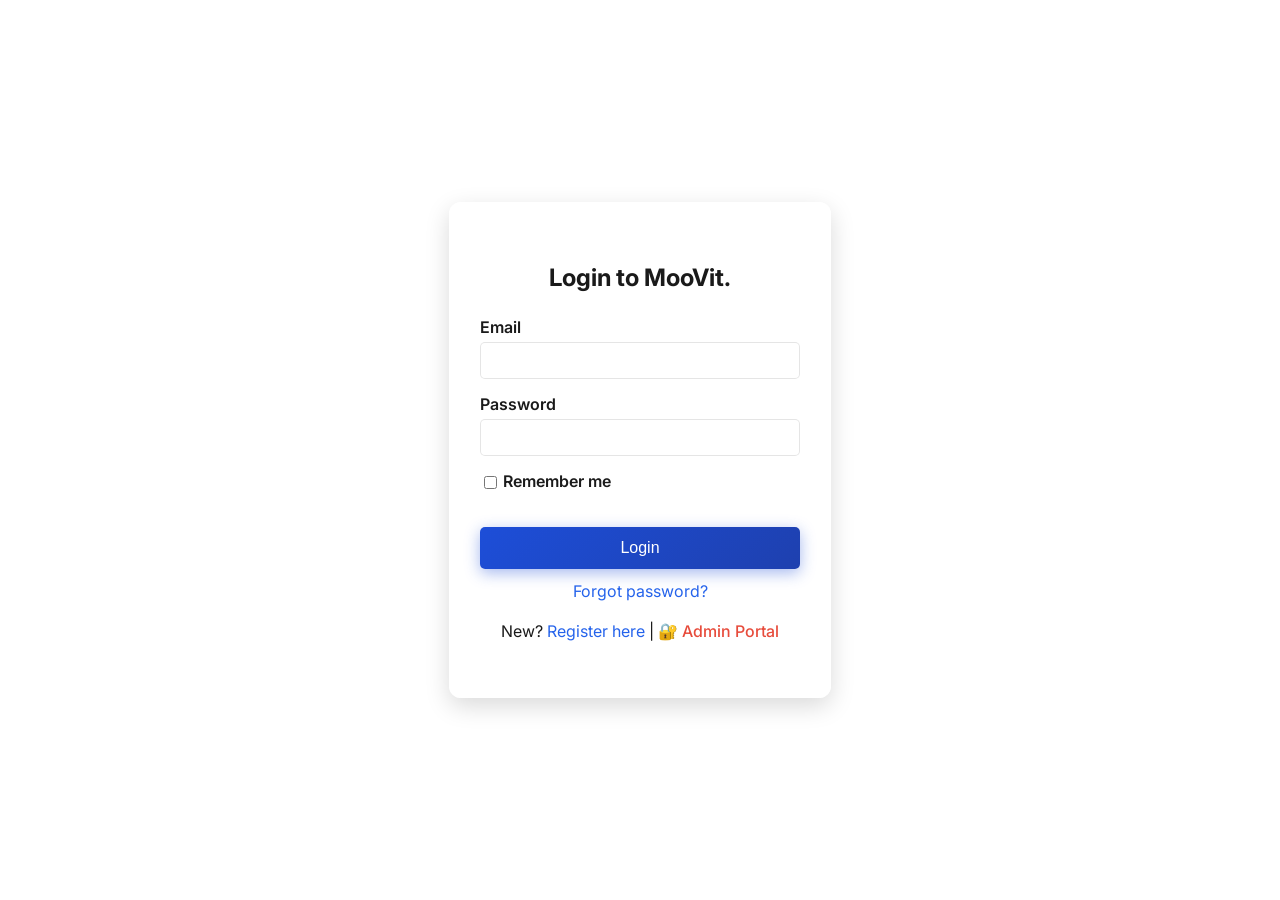
<file: login.html>
<!DOCTYPE html>
<html lang="en">

<head>
  <meta charset="UTF-8">
  <meta name="viewport" content="width=device-width, initial-scale=1.0">
  <link rel="icon" href="favicon.png">
  <title>Login - Transport Co.</title>
  <link rel="preconnect" href="https://fonts.googleapis.com">
  <link rel="preconnect" href="https://fonts.gstatic.com" crossorigin>
  <link href="https://fonts.googleapis.com/css2?family=Inter:wght@100;200;300;400;500;600;700;800;900&display=swap" rel="stylesheet">
  <style>
    /* theme variables copied from index.html */
    @import url('https://fonts.googleapis.com/css2?family=Inter:wght@100;200;300;400;500;600;700;800;900&display=swap');
    :root {
      --primary: #2563eb;
      --primary-light: #2d5a87;
      --secondary: #1d4ed8;
      --accent: #f59e0b;
      --glass: rgba(255, 255, 255, 0.1);
      --glass-border: rgba(255, 255, 255, 0.2);
      --bg-overlay: rgba(255, 255, 255, 0.9);
      --text-color: #1a1a1a;
      --header-bg: rgba(255, 255, 255, 0.9);
      --header-scrolled-bg: rgba(255, 255, 255, 0.95);
      --nav-color: rgba(0, 0, 0, 0.7);
      --nav-hover: #000000;
      --search-bg: rgba(0, 0, 0, 0.05);
      --search-border: rgba(0, 0, 0, 0.1);
      --btn-bg: linear-gradient(135deg, #1d4ed8 0%, #1e40af 100%);
      --btn-shadow: rgba(29, 78, 216, 0.4);
      --border-color: rgba(0, 0, 0, 0.1);
    }

    body {
      margin: 0;
      padding: 0;
      font-family: 'Inter', sans-serif;
      background: linear-gradient(var(--bg-overlay), var(--bg-overlay)),
        url('https://images.pexels.com/photos/1637438/pexels-photo-1637438.jpeg?auto=compress&cs=tinysrgb&w=1260&h=750&dpr=2');
      background-size: cover;
      background-position: center;
      height: 100vh;
      display: flex;
      justify-content: center;
      align-items: center;
      color: var(--text-color);
    }

    .auth-container {
      background: var(--bg-overlay);
      backdrop-filter: blur(10px);
      padding: 40px 30px;
      border-radius: 12px;
      width: 320px;
      box-shadow: 0 8px 25px rgba(0, 0, 0, 0.15);
      border: 1px solid var(--glass-border);
    }

    .auth-container h2 {
      text-align: center;
      margin-bottom: 25px;
      color: var(--text-color);
    }

    .auth-container label {
      display: block;
      margin-bottom: 15px;
      color: var(--text-color);
      font-weight: 600;
    }

    .auth-container input {
      width: 100%;
      padding: 10px;
      margin-top: 5px;
      border: 1px solid var(--border-color);
      border-radius: 5px;
      box-sizing: border-box;
      background: rgba(255,255,255,0.7);
      color: #000;
    }

    .auth-container button {
      width: 100%;
      padding: 12px;
      margin-top: 20px;
      background: var(--btn-bg);
      color: white;
      border: none;
      border-radius: 5px;
      font-size: 16px;
      cursor: pointer;
      transition: filter 0.3s ease;
      box-shadow: 0 4px 15px var(--btn-shadow);
    }

    .auth-container button:hover {
      filter: brightness(0.9);
    }

    .auth-container p {
      text-align: center;
      margin-top: 20px;
      color: var(--text-color);
    }

    .auth-container a {
      color: var(--primary);
      text-decoration: none;
    }

    .auth-container a:hover {
      text-decoration: underline;
    }

    /* Admin link styling */
    .admin-link-inline {
      color: #e74c3c !important;
      font-weight: 500;
    }

    .admin-link-inline:hover {
      color: #c0392b !important;
      text-decoration: underline !important;
    }

    /* Mobile responsiveness */
    @media (max-width: 768px) {
      body {
        padding: 20px;
      }

      .auth-container {
        width: 100%;
        max-width: 350px;
      }
    }

    @media (max-width: 480px) {
      .auth-container {
        padding: 30px 25px;
      }

      .auth-container p {
        font-size: 14px;
        line-height: 1.5;
      }
    }
    .remember-label {
  display: flex !important;
  align-items: center;
  margin-top: 10px;
}

.remember-checkbox {
  margin-right: 6px;
  width: auto !important;
}
  </style>
</head>

<body>
  <div class="auth-container">
    <form id="login-form">
      <h2>Login to MooVit.</h2>
      <label>Email
        <input type="email" name="email" id="email" required>
      </label>
      <label>Password
        <input type="password" name="password" id="password" required>
      </label>
      <label class="remember-label">
        <input type="checkbox" id="remember" class="remember-checkbox">
        Remember me
      </label>
      <div id="error-msg" style="color: red; text-align:center; margin-top:10px;"></div>
      <button type="submit">Login</button>
      <p style="margin-top:12px;"><a href="#" id="forgot-link">Forgot password?</a></p>
      <p>New? <a href="register.html">Register here</a> | <a href="admin.html" class="admin-link-inline">🔐 Admin Portal</a></p>
    </form>
  </div>
  
  <script>

    // populate email if remembered
    window.addEventListener('load', function () {
      const saved = localStorage.getItem('rememberedEmail');
      if (saved) {
        document.getElementById('email').value = saved;
        document.getElementById('remember').checked = true;
      }
    });

    document.getElementById('login-form').addEventListener('submit', function (e) {
      e.preventDefault();
      const email = document.getElementById('email').value.trim();
      const password = document.getElementById('password').value;
      const remember = document.getElementById('remember').checked;
      const errorMsg = document.getElementById('error-msg');
      errorMsg.textContent = '';

      // Email validation
      const emailPattern = /^[^\s@]+@[^\s@]+\.[^\s@]+$/;
      if (!emailPattern.test(email)) {
        errorMsg.textContent = 'Please enter a valid email address.';
        return;
      }


      // Password strength validation
      // Minimum 8 characters, at least one uppercase, one lowercase, one digit, and one special character
      const strongPasswordPattern = /^(?=.*[a-z])(?=.*[A-Z])(?=.*\d)(?=.*[!@#$%^&*()_+\-=[\]{};':"\\|,.<>/?]).{8,}$/;
      if (!strongPasswordPattern.test(password)) {
        errorMsg.textContent = 'Password must be at least 8 characters and include uppercase, lowercase, number, and special character.';
        return;
      }

      // handle remember me
      if (remember) {
        localStorage.setItem('rememberedEmail', email);
      } else {
        localStorage.removeItem('rememberedEmail');
      }
      // If all validations pass, redirect
      window.location.href = 'main.html';
    });

    // simple placeholder for forgot password
    document.getElementById('forgot-link').addEventListener('click', function (e) {
      e.preventDefault();
      alert('Forgot password functionality is not available in this demo.');
    });
  </script>
</body>

</html>
</file>
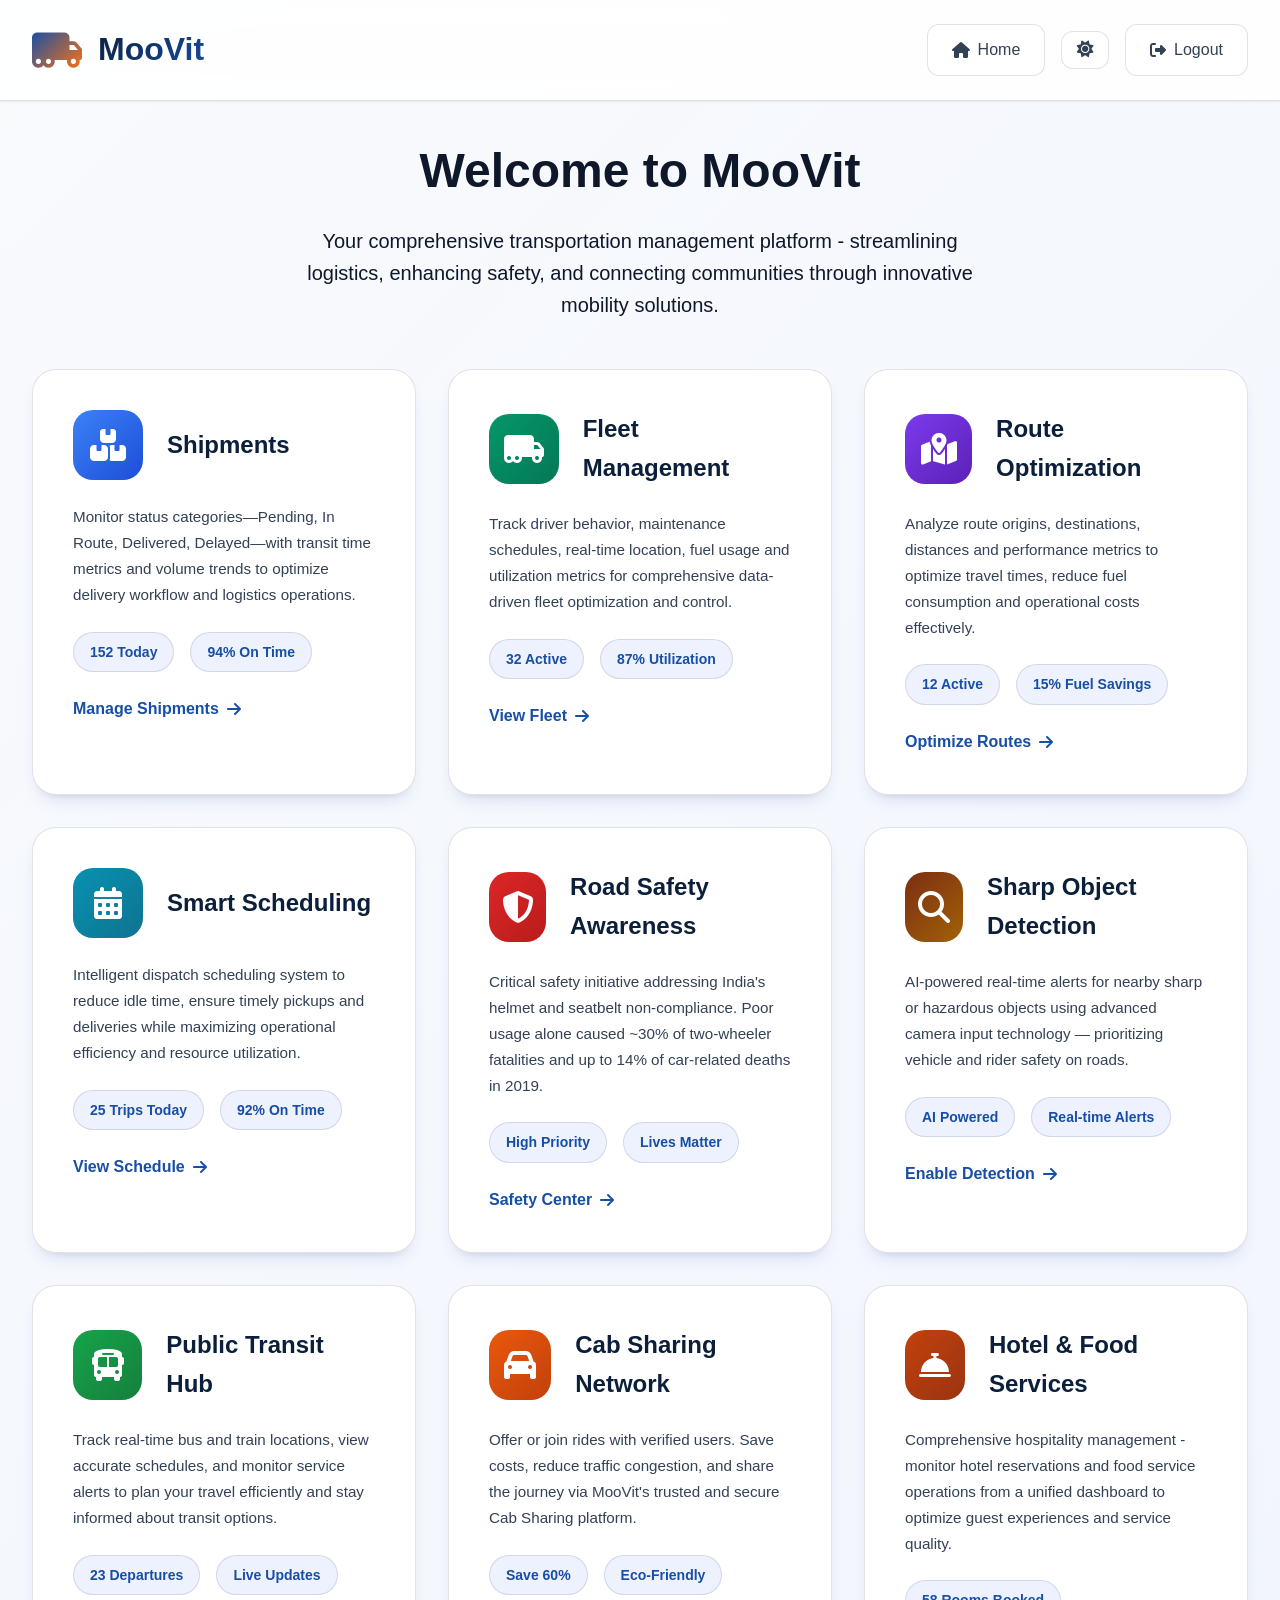
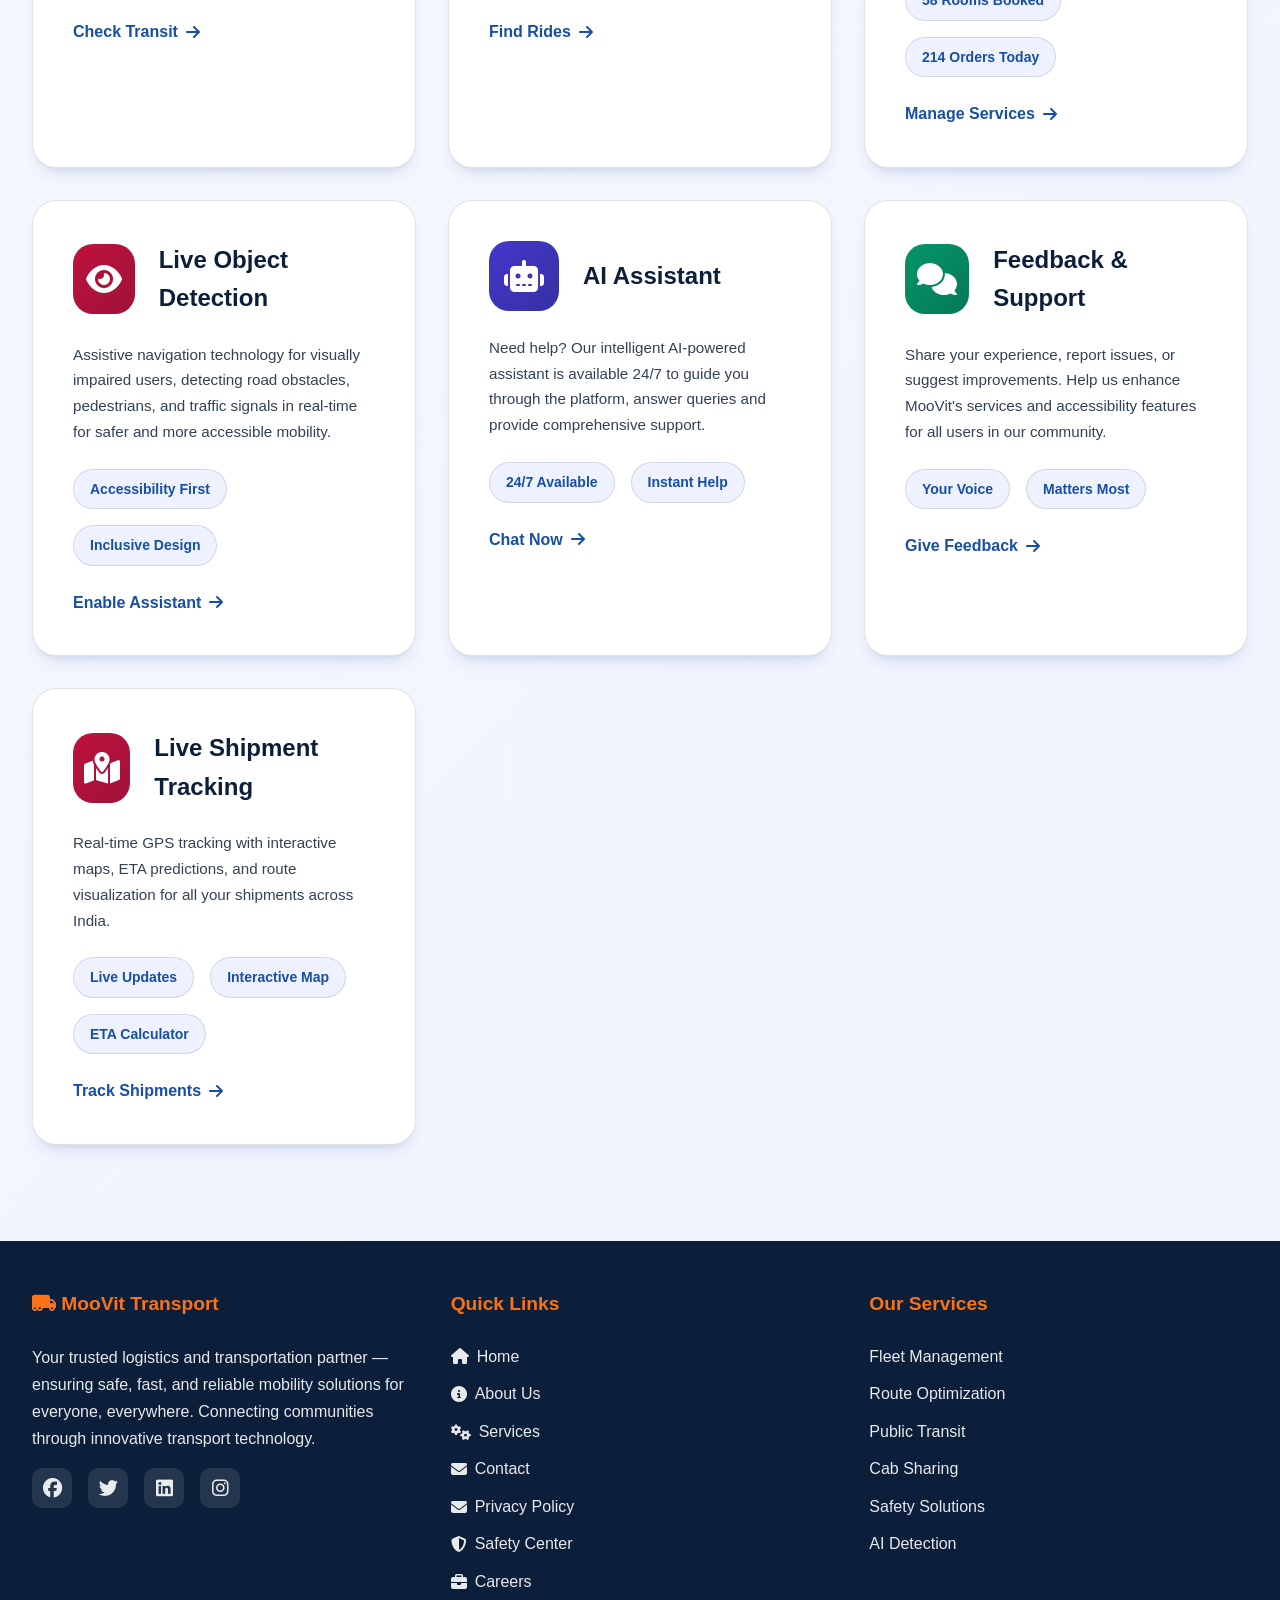
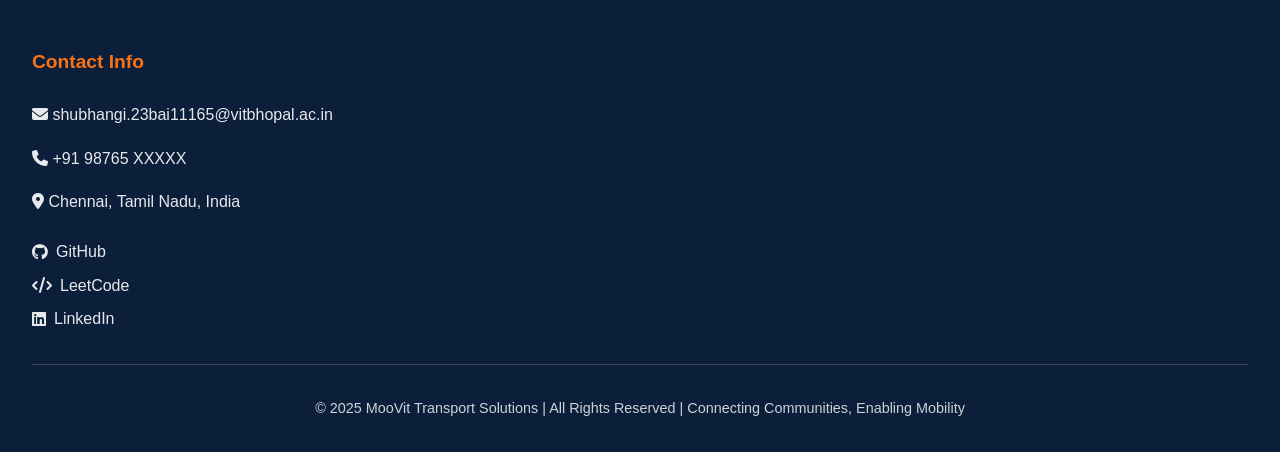
<file: main.html>
<!DOCTYPE html>
<html lang="en">
<head>
    <meta charset="UTF-8">
    <meta name="viewport" content="width=device-width, initial-scale=1.0">
    <link rel="icon" href="favicon.png">
    <title>Dashboard − MooVit</title>

    <!-- SEO Meta Tags -->
    <meta name="description" content="MooVit is a smart real-time safety assistant and transportation platform helping visually impaired users navigate safely with voice alerts, live object detection, route optimization, and logistics management.">
    <meta name="keywords" content="MooVit, visually impaired assistant, real-time object detection, voice alerts, road safety, transportation management, route optimization, logistics, accessibility, AI safety">
    <meta name="author" content="ShubhangiRoy12">
    
    <link href="https://cdnjs.cloudflare.com/ajax/libs/font-awesome/6.4.0/css/all.min.css" rel="stylesheet">
    <style>
        * {
            margin: 0;
            padding: 0;
            box-sizing: border-box;
        }

        :root {
            --primary-blue: #0f172a;
            --secondary-blue: #1e40af;
            --accent-orange: #f97316;
            --accent-green: #059669;
            --accent-purple: #7c3aed;
            --light-bg: #f8fafc;
            --white: #ffffff;
            --gray-100: #f1f5f9;
            --gray-200: #e2e8f0;
            --gray-600: #475569;
            --gray-800: #1e293b;
            --surface-1: rgba(255, 255, 255, 0.22);
            --surface-2: rgba(255, 255, 255, 0.92);
            --surface-border: rgba(255, 255, 255, 0.35);
            --hero-title: #ffffff;
            --hero-subtitle: rgba(255, 255, 255, 0.92);
            --hero-shadow: 0 4px 8px rgba(0, 0, 0, 0.3);
            --shadow-light: 0 1px 3px 0 rgb(0 0 0 / 0.1), 0 1px 2px -1px rgb(0 0 0 / 0.1);
            --shadow-medium: 0 4px 6px -1px rgb(0 0 0 / 0.1), 0 2px 4px -2px rgb(0 0 0 / 0.1);
            --shadow-large: 0 20px 25px -5px rgb(0 0 0 / 0.1), 0 8px 10px -6px rgb(0 0 0 / 0.1);
        }

        body {
            font-family: 'Inter', -apple-system, BlinkMacSystemFont, 'Segoe UI', Roboto, sans-serif;
            background: linear-gradient(135deg, #667eea 0%, #764ba2 100%);
            min-height: 100vh;
            line-height: 1.6;
            color: var(--gray-800);
            transition: background 240ms ease, color 240ms ease, border-color 240ms ease;
        }

        /* Light theme override (applied to <html> as class 'theme-light') */
        html.theme-light {
            --primary-blue: #0b1f3a;
            --secondary-blue: #174ea6;
            --accent-orange: #f97316;
            --accent-green: #059669;
            --accent-purple: #6d28d9;
            --light-bg: #f8fafc;
            --white: #ffffff;
            --gray-100: #eef2ff;
            --gray-200: #dbe7fb;
            --gray-600: #334155;
            --gray-800: #0f172a;
            --surface-1: rgba(255, 255, 255, 0.86);
            --surface-2: #ffffff;
            --surface-border: rgba(15, 23, 42, 0.12);
            --hero-title: #0f172a;
            --hero-subtitle: #334155;
            --hero-shadow: none;
            --shadow-light: 0 1px 2px 0 rgb(15 23 42 / 0.06), 0 1px 1px -1px rgb(15 23 42 / 0.08);
            --shadow-medium: 0 10px 18px -8px rgb(30 64 175 / 0.18), 0 6px 10px -8px rgb(15 23 42 / 0.14);
            --shadow-large: 0 28px 40px -20px rgb(30 64 175 / 0.26), 0 10px 18px -12px rgb(15 23 42 / 0.16);
        }

        html.theme-light body {
            background: linear-gradient(135deg, #f8fafc 0%, #eef2ff 100%);
            color: var(--gray-800);
        }
        
        /* Fix hero text visibility in light mode */
        html.theme-light .welcome-section h2 {
            color: #0f172a;
            text-shadow: 0 2px 4px rgba(0, 0, 0, 0.15);
        }

        html.theme-light .welcome-section p {
            color: #1e293b;
            opacity: 1;
        }

        html.theme-light .welcome-section h2,
        html.theme-light .welcome-section p {
            color: var(--gray-800);
            text-shadow: none;
        }

        /* Header */
         header {
        background: var(--surface-1);
        backdrop-filter: blur(15px);
        -webkit-backdrop-filter: blur(15px); /* For Safari Support */
        border-bottom: 1px solid var(--surface-border);
        padding: 1.5rem 0;
        position: sticky;
        top: 0;
        z-index: 100;
        box-shadow: var(--shadow-light);
        }

        .header-content {
            max-width: 1400px;
            margin: 0 auto;
            display: flex;
            justify-content: space-between;
            align-items: center;
            padding: 0 2rem;
        }

        .logo {
            display: flex;
            align-items: center;
            gap: 1rem;
        }

        .logo i {
            font-size: 2.5rem;
            background: linear-gradient(135deg, var(--secondary-blue), var(--accent-orange));
            -webkit-background-clip: text;
            -webkit-text-fill-color: transparent;
            background-clip: text;
        }

        .logo h1 {
            font-size: 2rem;
            font-weight: 800;
            background: linear-gradient(135deg, var(--primary-blue), var(--secondary-blue));
            -webkit-background-clip: text;
            -webkit-text-fill-color: transparent;
            background-clip: text;
        }

        .header-nav {
            display: flex;
            gap: 1rem;
            align-items: center;
        }

        .header-nav a {
            display: flex;
            align-items: center;
            gap: 0.5rem;
            color: var(--gray-600);
            text-decoration: none;
            font-weight: 500;
            padding: 0.75rem 1.5rem;
            border-radius: 12px;
            transition: all 0.3s ease;
            background: var(--surface-2);
            border: 1px solid var(--surface-border);
        }

        .header-nav a:hover {
            background: var(--accent-orange);
            color: white;
            transform: translateY(-2px);
            box-shadow: var(--shadow-medium);
        }

        /* Theme toggle button (matches header links) */
        .theme-toggle {
            display: inline-flex;
            align-items: center;
            gap: 0.6rem;
            padding: 0.6rem 0.9rem;
            border-radius: 12px;
            border: 1px solid var(--surface-border);
            background: var(--surface-2);
            color: var(--gray-600);
            font-weight: 500;
            cursor: pointer;
            transition: all 0.22s ease;
        }

        .theme-toggle i { font-size: 1.05rem; }

        .theme-toggle:hover {
            background: var(--accent-orange);
            color: white;
            transform: translateY(-2px);
            box-shadow: var(--shadow-medium);
        }

        .theme-toggle:focus { outline: none; box-shadow: 0 0 0 4px rgba(249,115,22,0.12); }

        /* Main Container */
        .main-container {
            max-width: 1400px;
            margin: 0 auto;
            padding: 2rem;
        }

        /* Welcome Section */
        .welcome-section {
            text-align: center;
            margin-bottom: 3rem;
            color: var(--hero-title);
        }

        .welcome-section h2 {
            font-size: 3rem;
            font-weight: 800;
            margin-bottom: 1rem;
            text-shadow: var(--hero-shadow);
        }

        .welcome-section p {
            font-size: 1.25rem;
            color: var(--hero-subtitle);
            max-width: 700px;
            margin: 0 auto;
            font-weight: 400;
        }

        /* Service Grid */
        .services-grid {
            display: grid;
            grid-template-columns: repeat(auto-fit, minmax(380px, 1fr));
            gap: 2rem;
        }

        .service-card {
            background: var(--surface-2);
            border-radius: 24px;
            text-decoration: none;
            color: inherit;
            overflow: hidden;
            transition: all 0.4s cubic-bezier(0.4, 0, 0.2, 1);
            box-shadow: var(--shadow-medium);
            border: 1px solid var(--surface-border);
            position: relative;
        }

        .service-card::before {
            content: '';
            position: absolute;
            top: 0;
            left: 0;
            right: 0;
            height: 4px;
            background: linear-gradient(90deg, var(--secondary-blue), var(--accent-orange));
            transform: scaleX(0);
            transform-origin: left;
            transition: transform 0.4s ease;
        }

        .service-card:hover::before {
            transform: scaleX(1);
        }

        .service-card:hover {
            transform: translateY(-12px) scale(1.02);
            box-shadow: var(--shadow-large);
        }

        .card-content {
            padding: 2.5rem;
        }

        .card-header {
            display: flex;
            align-items: center;
            gap: 1.5rem;
            margin-bottom: 1.5rem;
        }

        .card-icon {
            width: 70px;
            height: 70px;
            border-radius: 20px;
            display: flex;
            align-items: center;
            justify-content: center;
            font-size: 2rem;
            color: white;
            transition: all 0.3s ease;
        }

        .service-card:hover .card-icon {
            transform: rotate(5deg) scale(1.1);
        }

        /* Icon Colors */
        .shipments .card-icon { background: linear-gradient(135deg, #3b82f6, #1d4ed8); }
        .vehicles .card-icon { background: linear-gradient(135deg, #059669, #047857); }
        .safety .card-icon { background: linear-gradient(135deg, #dc2626, #b91c1c); }
        .routes .card-icon { background: linear-gradient(135deg, #7c3aed, #5b21b6); }
        .schedule .card-icon { background: linear-gradient(135deg, #0891b2, #0e7490); }
        .sharing .card-icon { background: linear-gradient(135deg, #ea580c, #c2410c); }
        .transit .card-icon { background: linear-gradient(135deg, #16a34a, #15803d); }
        .hotel .card-icon { background: linear-gradient(135deg, #c2410c, #9a3412); }
        .detection .card-icon { background: linear-gradient(135deg, #7c2d12, #a16207); }
        .live .card-icon { background: linear-gradient(135deg, #be123c, #9f1239); }
        .chatbot .card-icon { background: linear-gradient(135deg, #4338ca, #3730a3); }
        .feedback .card-icon { background: linear-gradient(135deg, #059669, #047857); }

        .card-title {
            font-size: 1.5rem;
            font-weight: 700;
            color: var(--primary-blue);
            margin: 0;
        }

        .card-description {
            color: var(--gray-600);
            line-height: 1.7;
            margin-bottom: 1.5rem;
            font-size: 0.95rem;
        }

        .card-stats {
            display: flex;
            gap: 1rem;
            margin-bottom: 1.5rem;
            flex-wrap: wrap;
        }

        .card-stat {
            background: var(--gray-100);
            padding: 0.5rem 1rem;
            border-radius: 25px;
            font-size: 0.875rem;
            font-weight: 600;
            color: var(--secondary-blue);
            white-space: nowrap;
            border: 1px solid var(--surface-border);
        }

        .card-action {
            display: flex;
            align-items: center;
            justify-content: space-between;
            margin-top: auto;
        }

        .card-link {
            color: var(--secondary-blue);
            font-weight: 600;
            display: flex;
            align-items: center;
            gap: 0.5rem;
            transition: all 0.3s ease;
        }

        .service-card:hover .card-link {
            color: var(--accent-orange);
            transform: translateX(5px);
        }

        .card-link i {
            transition: transform 0.3s ease;
        }

        .service-card:hover .card-link i {
            transform: translateX(3px);
        }

        /* Special Card Styles */
        .featured-card {
            background: linear-gradient(135deg, #be123c, #9f1239);
            color: white;
            border: none;
        }

        .featured-card .card-title,
        .featured-card .card-description {
            color: white;
        }

        .featured-card .card-stat {
            background: rgba(255, 255, 255, 0.2);
            color: white;
        }

        .featured-card .card-link {
            color: white;
        }

        .urgent-card {
            background: linear-gradient(135deg, #f97316 0%, #ea580c 100%);
            color: white;
            border: none;
        }

        .urgent-card .card-title,
        .urgent-card .card-description {
            color: white;
        }

        .urgent-card .card-stat {
            background: rgba(255, 255, 255, 0.2);
            color: white;
        }

        .urgent-card .card-link {
            color: white;
        }

        .tracking .card-icon { 
            background: linear-gradient(135deg, #be123c, #9f1239); 
        }
        /* Footer */
        footer {
            background: var(--primary-blue);
            color: white;
            margin-top: 4rem;
            transition: background 240ms ease;
        }

        html.theme-light .featured-card,
        html.theme-light .urgent-card {
            box-shadow: var(--shadow-medium);
        }

        html.theme-light .footer-section a {
            color: rgba(255, 255, 255, 0.9);
        }

        .footer-content {
            max-width: 1400px;
            margin: 0 auto;
            padding: 3rem 2rem 2rem;
        }

        .footer-grid {
            display: grid;
            grid-template-columns: repeat(auto-fit, minmax(280px, 1fr));
            gap: 2.5rem;
            margin-bottom: 2rem;
        }

        .footer-section h3 {
            color: var(--accent-orange);
            margin-bottom: 1.5rem;
            font-weight: 700;
            font-size: 1.2rem;
        }

        .footer-section p {
            margin-bottom: 1rem;
            opacity: 0.9;
            line-height: 1.7;
        }

        .footer-section ul {
            list-style: none;
        }

        .footer-section ul li {
            margin-bottom: 0.75rem;
        }

        .footer-section a {
            color: rgba(255, 255, 255, 0.8);
            text-decoration: none;
            transition: all 0.3s ease;
            display: flex;
            align-items: center;
            gap: 0.5rem;
        }

        .footer-section a:hover {
            color: var(--accent-orange);
            transform: translateX(3px);
        }

        .footer-bottom {
            text-align: center;
            padding-top: 2rem;
            border-top: 1px solid rgba(255, 255, 255, 0.2);
            opacity: 0.8;
            font-size: 0.9rem;
        }

        .social-links {
            display: flex;
            gap: 1rem;
            margin-top: 1rem;
        }

        .social-links a {
            width: 40px;
            height: 40px;
            border-radius: 10px;
            background: rgba(255, 255, 255, 0.1);
            display: flex;
            align-items: center;
            justify-content: center;
            font-size: 1.2rem;
            transition: all 0.3s ease;
        }

        .social-links a:hover {
            background: var(--accent-orange);
            transform: translateY(-2px);
        }

        /* Responsive Design */
        @media (max-width: 768px) {
            .header-content {
                flex-direction: column;
                gap: 1rem;
                text-align: center;
            }

            .header-nav {
                width: 100%;
                justify-content: center;
                flex-wrap: wrap;
            }

            .header-nav a,
            .theme-toggle {
                min-height: 44px;
            }

            .services-grid {
                grid-template-columns: 1fr;
            }

            .welcome-section h2 {
                font-size: 2.5rem;
            }

            .welcome-section p {
                font-size: 1.05rem;
            }

            .main-container {
                padding: 1rem;
            }

            .card-content {
                padding: 2rem;
            }

            .card-header {
                flex-direction: column;
                text-align: center;
            }
        }

        /* Loading Animation */
        .service-card {
            opacity: 0;
            transform: translateY(30px);
            animation: slideUp 0.6s ease forwards;
        }

        .service-card:nth-child(2) { animation-delay: 0.1s; }
        .service-card:nth-child(3) { animation-delay: 0.2s; }
        .service-card:nth-child(4) { animation-delay: 0.3s; }
        .service-card:nth-child(5) { animation-delay: 0.4s; }
        .service-card:nth-child(6) { animation-delay: 0.5s; }

        @keyframes slideUp {
            to {
                opacity: 1;
                transform: translateY(0);
            }
        }

        @media (prefers-reduced-motion: reduce) {
            * {
                animation-duration: 0.01ms !important;
                animation-iteration-count: 1 !important;
                transition-duration: 0.01ms !important;
                scroll-behavior: auto !important;
            }
        }

        .visually-hidden {
            position: absolute;
            width: 1px;
            height: 1px;
            padding: 0;
            margin: -1px;
            overflow: hidden;
            clip: rect(0, 0, 0, 0);
            border: 0;
            white-space: nowrap;
        }
    </style>
</head>
<body>
    <!-- Header -->
    <header>
        <div class="header-content">
            <div class="logo">
                <i class="fas fa-truck-moving"></i>
                <h1>MooVit</h1>
            </div>
            <nav class="header-nav" aria-label="Main navigation">
                <a href="index.html">
                    <i class="fas fa-home" aria-hidden="true"></i>
                    Home
                </a>
                <button id="theme-toggle" class="theme-toggle" aria-pressed="false" aria-label="Toggle color mode" title="Toggle dark / light">
                    <i class="fas fa-moon" aria-hidden="true"></i>
                    <span class="visually-hidden">Toggle theme</span>
                </button>
                <a href="login.html">
                    <i class="fas fa-sign-out-alt" aria-hidden="true"></i>
                    Logout
                </a>
            </nav>
        </div>
    </header>

    <!-- Main Content -->
    <main class="main-container">
        <!-- Welcome Section -->
        <section class="welcome-section">
            <h2>Welcome to MooVit</h2>
            <p>Your comprehensive transportation management platform - streamlining logistics, enhancing safety, and connecting communities through innovative mobility solutions.</p>
        </section>

        <!-- Services Grid -->
        <section class="services-grid">
            <!-- Core Transport Services -->
            <a href="Shipments/shipments.html" class="service-card shipments">
                <div class="card-content">
                    <div class="card-header">
                        <div class="card-icon">
                            <i class="fas fa-boxes"></i>
                        </div>
                        <h2 class="card-title">Shipments</h2>
                    </div>
                    <p class="card-description">Monitor status categories—Pending, In Route, Delivered, Delayed—with transit time metrics and volume trends to optimize delivery workflow and logistics operations.</p>
                    <div class="card-stats">
                        <span class="card-stat">152 Today</span>
                        <span class="card-stat">94% On Time</span>
                    </div>
                    <div class="card-action">
                        <span class="card-link">Manage Shipments <i class="fas fa-arrow-right"></i></span>
                    </div>
                </div>
            </a>

            <a href="Vehicles/vechicle.html" class="service-card vehicles">
                <div class="card-content">
                    <div class="card-header">
                        <div class="card-icon">
                            <i class="fas fa-truck-moving"></i>
                        </div>
                        <h2 class="card-title">Fleet Management</h2>
                    </div>
                    <p class="card-description">Track driver behavior, maintenance schedules, real-time location, fuel usage and utilization metrics for comprehensive data-driven fleet optimization and control.</p>
                    <div class="card-stats">
                        <span class="card-stat">32 Active</span>
                        <span class="card-stat">87% Utilization</span>
                    </div>
                    <div class="card-action">
                        <span class="card-link">View Fleet <i class="fas fa-arrow-right"></i></span>
                    </div>
                </div>
            </a>

            <a href="Routes/route.html" class="service-card routes">
                <div class="card-content">
                    <div class="card-header">
                        <div class="card-icon">
                            <i class="fas fa-map-marked-alt"></i>
                        </div>
                        <h2 class="card-title">Route Optimization</h2>
                    </div>
                    <p class="card-description">Analyze route origins, destinations, distances and performance metrics to optimize travel times, reduce fuel consumption and operational costs effectively.</p>
                    <div class="card-stats">
                        <span class="card-stat">12 Active</span>
                        <span class="card-stat">15% Fuel Savings</span>
                    </div>
                    <div class="card-action">
                        <span class="card-link">Optimize Routes <i class="fas fa-arrow-right"></i></span>
                    </div>
                </div>
            </a>

            <a href="Schedule/schedule.html" class="service-card schedule">
                <div class="card-content">
                    <div class="card-header">
                        <div class="card-icon">
                            <i class="fas fa-calendar-alt"></i>
                        </div>
                        <h2 class="card-title">Smart Scheduling</h2>
                    </div>
                    <p class="card-description">Intelligent dispatch scheduling system to reduce idle time, ensure timely pickups and deliveries while maximizing operational efficiency and resource utilization.</p>
                    <div class="card-stats">
                        <span class="card-stat">25 Trips Today</span>
                        <span class="card-stat">92% On Time</span>
                    </div>
                    <div class="card-action">
                        <span class="card-link">View Schedule <i class="fas fa-arrow-right"></i></span>
                    </div>
                </div>
            </a>

            <!-- Safety & Awareness (Urgent) -->
            <a href="Safety and awareness/index.html" class="service-card safety">
                <div class="card-content">
                    <div class="card-header">
                        <div class="card-icon">
                            <i class="fas fa-shield-alt"></i>
                        </div>
                        <h2 class="card-title">Road Safety Awareness</h2>
                    </div>
                    <p class="card-description">Critical safety initiative addressing India's helmet and seatbelt non-compliance. Poor usage alone caused ~30% of two-wheeler fatalities and up to 14% of car-related deaths in 2019.</p>
                    <div class="card-stats">
                        <span class="card-stat">High Priority</span>
                        <span class="card-stat">Lives Matter</span>
                    </div>
                    <div class="card-action">
                        <span class="card-link">Safety Center <i class="fas fa-arrow-right"></i></span>
                    </div>
                </div>
            </a>

            <!-- AI Detection (Featured) -->
            <a href="sharp-detection/sharp-detection.html" class="service-card detection">
                <div class="card-content">
                    <div class="card-header">
                        <div class="card-icon">
                            <i class="fas fa-search"></i>
                        </div>
                        <h2 class="card-title">Sharp Object Detection</h2>
                    </div>
                    <p class="card-description">AI-powered real-time alerts for nearby sharp or hazardous objects using advanced camera input technology — prioritizing vehicle and rider safety on roads.</p>
                    <div class="card-stats">
                        <span class="card-stat">AI Powered</span>
                        <span class="card-stat">Real-time Alerts</span>
                    </div>
                    <div class="card-action">
                        <span class="card-link">Enable Detection <i class="fas fa-arrow-right"></i></span>
                    </div>
                </div>
            </a>

            <!-- Public Services -->
            <a href="Public transportation/index.html" class="service-card transit">
                <div class="card-content">
                    <div class="card-header">
                        <div class="card-icon">
                            <i class="fas fa-bus"></i>
                        </div>
                        <h2 class="card-title">Public Transit Hub</h2>
                    </div>
                    <p class="card-description">Track real-time bus and train locations, view accurate schedules, and monitor service alerts to plan your travel efficiently and stay informed about transit options.</p>
                    <div class="card-stats">
                        <span class="card-stat">23 Departures</span>
                        <span class="card-stat">Live Updates</span>
                    </div>
                    <div class="card-action">
                        <span class="card-link">Check Transit <i class="fas fa-arrow-right"></i></span>
                    </div>
                </div>
            </a>

            <a href="sharingcab/sharingcab.html" class="service-card sharing">
                <div class="card-content">
                    <div class="card-header">
                        <div class="card-icon">
                            <i class="fas fa-car"></i>
                        </div>
                        <h2 class="card-title">Cab Sharing Network</h2>
                    </div>
                    <p class="card-description">Offer or join rides with verified users. Save costs, reduce traffic congestion, and share the journey via MooVit's trusted and secure Cab Sharing platform.</p>
                    <div class="card-stats">
                        <span class="card-stat">Save 60%</span>
                        <span class="card-stat">Eco-Friendly</span>
                    </div>
                    <div class="card-action">
                        <span class="card-link">Find Rides <i class="fas fa-arrow-right"></i></span>
                    </div>
                </div>
            </a>

            <!-- Hospitality Services -->
            <a href="FoodStall_and_hotels/index.html" class="service-card hotel">
                <div class="card-content">
                    <div class="card-header">
                        <div class="card-icon">
                            <i class="fas fa-concierge-bell"></i>
                        </div>
                        <h2 class="card-title">Hotel & Food Services</h2>
                    </div>
                    <p class="card-description">Comprehensive hospitality management - monitor hotel reservations and food service operations from a unified dashboard to optimize guest experiences and service quality.</p>
                    <div class="card-stats">
                        <span class="card-stat">58 Rooms Booked</span>
                        <span class="card-stat">214 Orders Today</span>
                    </div>
                    <div class="card-action">
                        <span class="card-link">Manage Services <i class="fas fa-arrow-right"></i></span>
                    </div>
                </div>
            </a>

            <!-- Accessibility & Support -->
            <a href="live-detection/live-detection.html" class="service-card live">
                <div class="card-content">
                    <div class="card-header">
                        <div class="card-icon">
                            <i class="fas fa-eye"></i>
                        </div>
                        <h2 class="card-title">Live Object Detection</h2>
                    </div>
                    <p class="card-description">Assistive navigation technology for visually impaired users, detecting road obstacles, pedestrians, and traffic signals in real-time for safer and more accessible mobility.</p>
                    <div class="card-stats">
                        <span class="card-stat">Accessibility First</span>
                        <span class="card-stat">Inclusive Design</span>
                    </div>
                    <div class="card-action">
                        <span class="card-link">Enable Assistant <i class="fas fa-arrow-right"></i></span>
                    </div>
                </div>
            </a>

            <a href="Chatbot/index.html" class="service-card chatbot">
                <div class="card-content">
                    <div class="card-header">
                        <div class="card-icon">
                            <i class="fas fa-robot"></i>
                        </div>
                        <h2 class="card-title">AI Assistant</h2>
                    </div>
                    <p class="card-description">Need help? Our intelligent AI-powered assistant is available 24/7 to guide you through the platform, answer queries and provide comprehensive support.</p>
                    <div class="card-stats">
                        <span class="card-stat">24/7 Available</span>
                        <span class="card-stat">Instant Help</span>
                    </div>
                    <div class="card-action">
                        <span class="card-link">Chat Now <i class="fas fa-arrow-right"></i></span>
                    </div>
                </div>
            </a>

            <a href="feedback/feedback.html" class="service-card feedback">
                <div class="card-content">
                    <div class="card-header">
                        <div class="card-icon">
                            <i class="fas fa-comments"></i>
                        </div>
                        <h2 class="card-title">Feedback & Support</h2>
                    </div>
                    <p class="card-description">Share your experience, report issues, or suggest improvements. Help us enhance MooVit's services and accessibility features for all users in our community.</p>
                    <div class="card-stats">
                        <span class="card-stat">Your Voice</span>
                        <span class="card-stat">Matters Most</span>
                    </div>
                    <div class="card-action">
                        <span class="card-link">Give Feedback <i class="fas fa-arrow-right"></i></span>
                    </div>
                </div>
            </a>

            <a href="tracking-dashboard.html" class="service-card tracking">
                <div class="card-content">
                    <div class="card-header">
                        <div class="card-icon">
                            <i class="fas fa-map-marked-alt"></i>
                        </div>
                        <h2 class="card-title">Live Shipment Tracking</h2>
                    </div>
                    <p class="card-description">Real-time GPS tracking with interactive maps, ETA predictions, and route visualization for all your shipments across India.</p>
                    <div class="card-stats">
                        <span class="card-stat">Live Updates</span>
                        <span class="card-stat">Interactive Map</span>
                        <span class="card-stat">ETA Calculator</span>
                    </div>
                    <div class="card-action">
                        <span class="card-link">Track Shipments <i class="fas fa-arrow-right"></i></span>
                    </div>
                </div>
</a>
        </section>
    </main>

    <!-- Footer -->
    <footer>
        <div class="footer-content">
            <div class="footer-grid">
                <div class="footer-section">
                    <h3><i class="fas fa-truck-moving"></i> MooVit Transport</h3>
                    <p>Your trusted logistics and transportation partner — ensuring safe, fast, and reliable mobility solutions for everyone, everywhere. Connecting communities through innovative transport technology.</p>
                    <div class="social-links">
                        <a href="#"><i class="fab fa-facebook"></i></a>
                        <a href="#"><i class="fab fa-twitter"></i></a>
                        <a href="#"><i class="fab fa-linkedin"></i></a>
                        <a href="#"><i class="fab fa-instagram"></i></a>
                    </div>
                </div>

                <div class="footer-section">
                    <h3>Quick Links</h3>
                    <ul>
                        <li><a href="index.html"><i class="fas fa-home"></i> Home</a></li>
                        <li><a href="about.html"><i class="fas fa-info-circle"></i> About Us</a></li>
                        <li><a href="services.html"><i class="fas fa-cogs"></i> Services</a></li>
                        <li><a href="contact.html"><i class="fas fa-envelope"></i> Contact</a></li>
                        <li><a href="privacy.html"><i class="fas fa-envelope"></i> Privacy Policy</a></li>
                        <li><a href="safety.html"><i class="fas fa-shield-alt"></i> Safety Center</a></li>
                        <li><a href="careers.html"><i class="fas fa-briefcase"></i> Careers</a></li>
                    </ul>
                </div>

                <div class="footer-section">
                    <h3>Our Services</h3>
                    <ul>
                        <li><a href="#">Fleet Management</a></li>
                        <li><a href="#">Route Optimization</a></li>
                        <li><a href="#">Public Transit</a></li>
                        <li><a href="#">Cab Sharing</a></li>
                        <li><a href="#">Safety Solutions</a></li>
                        <li><a href="#">AI Detection</a></li>
                    </ul>
                </div>

                <div class="footer-section">
                    <h3>Contact Info</h3>
                    <p><i class="fas fa-envelope"></i> shubhangi.23bai11165@vitbhopal.ac.in</p>
                    <p><i class="fas fa-phone"></i> +91 98765 XXXXX</p>
                    <p><i class="fas fa-map-marker-alt"></i> Chennai, Tamil Nadu, India</p>
                    <div style="margin-top: 1.5rem;">
                        <a href="https://github.com/ShubhangiRoy12"><i class="fab fa-github"></i> GitHub</a>
                        <a href="https://leetcode.com/u/Shubhangi12/" style="margin: 0.5rem 0;"><i class="fas fa-code"></i> LeetCode</a>
                        <a href="https://www.linkedin.com/in/shubhangi-roy-762a3427a/"><i class="fab fa-linkedin"></i> LinkedIn</a>
                    </div>
                </div>
            </div>

            <div class="footer-bottom">
                <p>&copy; 2025 MooVit Transport Solutions | All Rights Reserved | Connecting Communities, Enabling Mobility</p>
            </div>
        </div>
    </footer>

    <script>
    (function(){
        const toggle = document.getElementById('theme-toggle');
        const storageKey = 'moovit-theme';
        const lightClass = 'theme-light';

        function setToggleContent(isLight){
            if(!toggle) return;
            const icon = isLight ? '<i class="fas fa-sun" aria-hidden="true"></i>' : '<i class="fas fa-moon" aria-hidden="true"></i>';
            toggle.innerHTML = icon + '<span class="visually-hidden">Toggle theme</span>';
            toggle.setAttribute('aria-pressed', String(isLight));
        }

        function applyTheme(theme){
            if(theme === 'light') document.documentElement.classList.add(lightClass);
            else document.documentElement.classList.remove(lightClass);
            setToggleContent(theme === 'light');
            document.documentElement.setAttribute('data-theme', theme);
        }

        function init(){
            let theme = localStorage.getItem(storageKey);
            if(!theme){
                theme = window.matchMedia && window.matchMedia('(prefers-color-scheme: light)').matches ? 'light' : 'dark';
            }
            applyTheme(theme);
            if(toggle){
                toggle.addEventListener('click', function(){
                    const next = document.documentElement.classList.contains(lightClass) ? 'dark' : 'light';
                    localStorage.setItem(storageKey, next);
                    applyTheme(next);
                });
            }
        }

        if(document.readyState === 'loading') document.addEventListener('DOMContentLoaded', init);
        else init();
    })();
    </script>
</body>

</html>
</file>
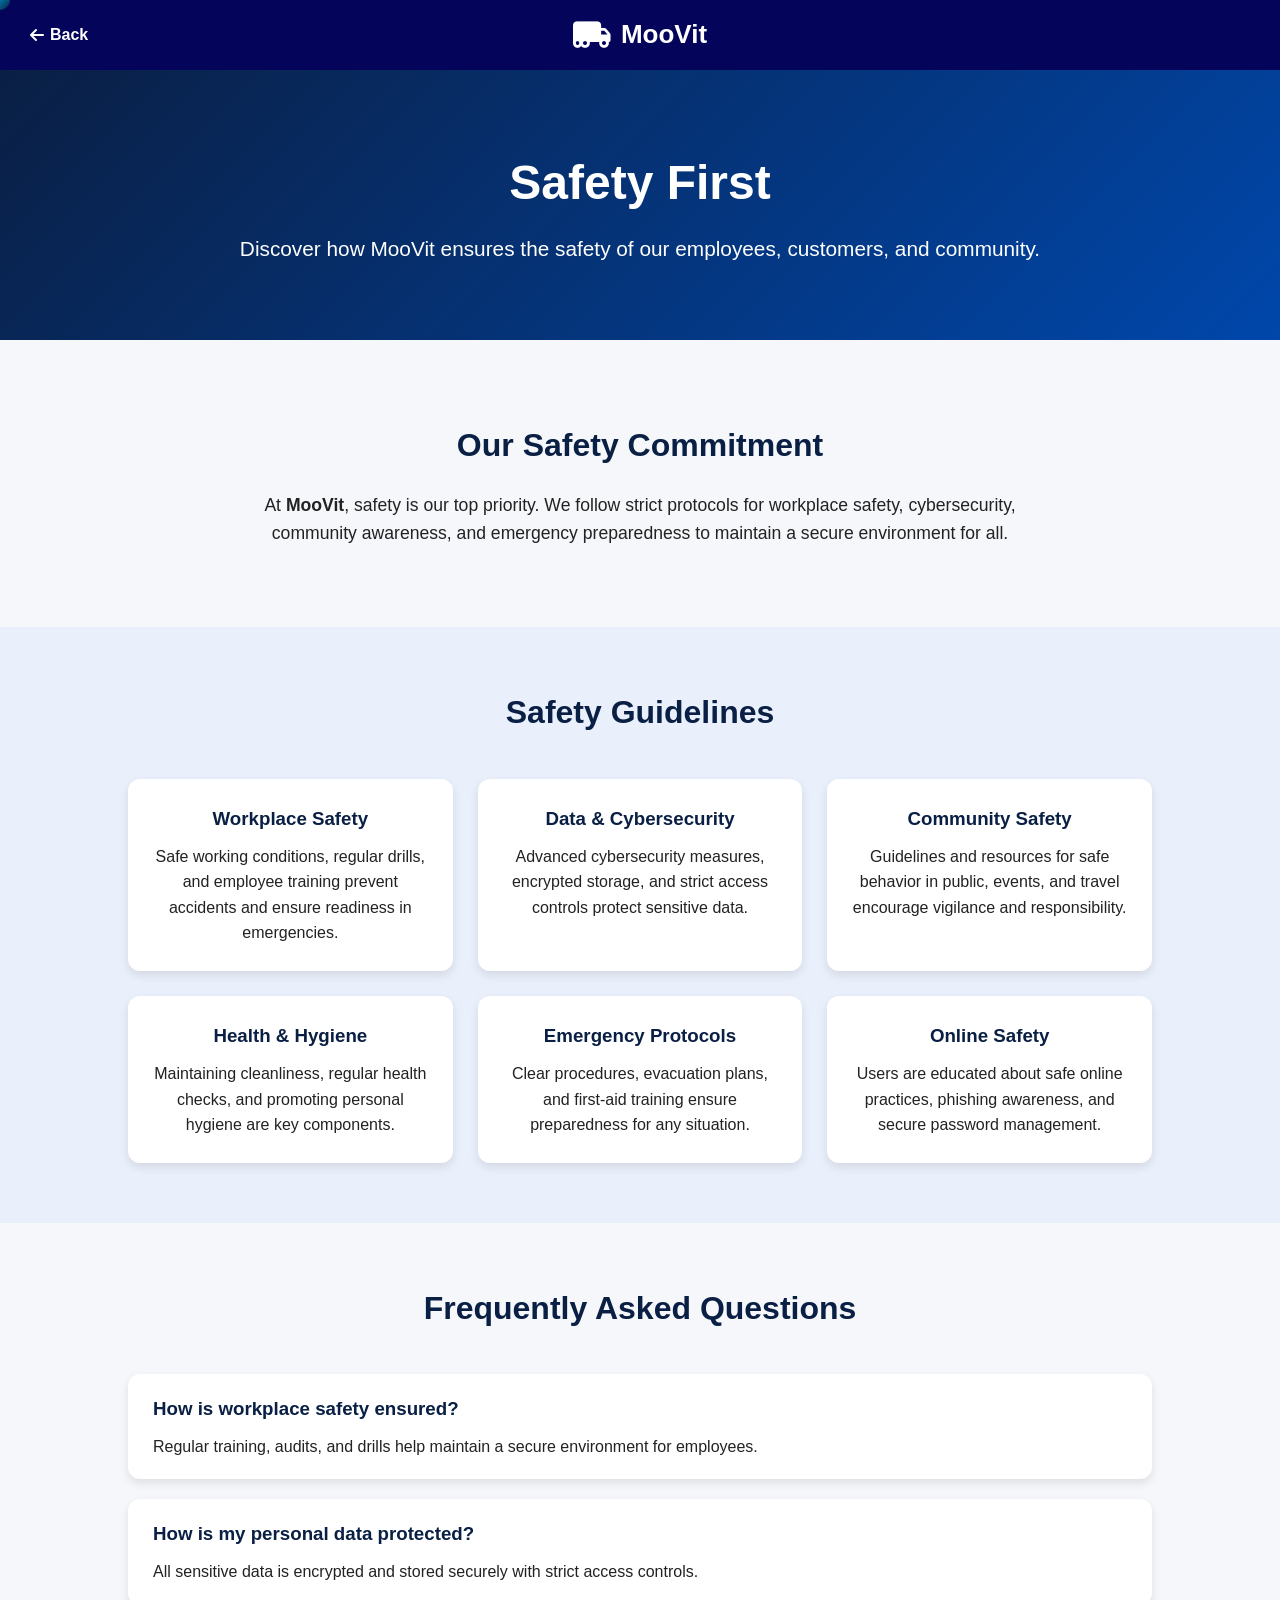
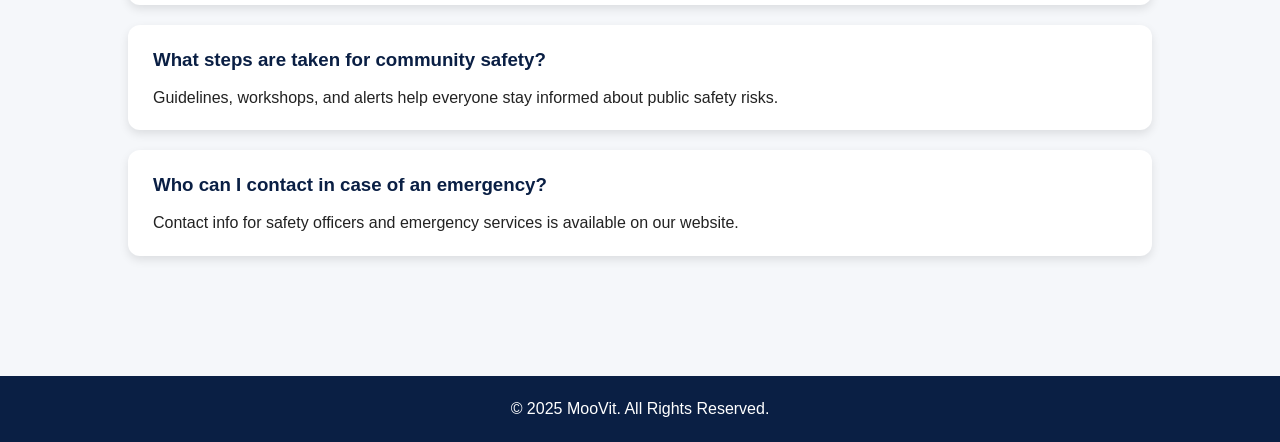
<file: safety.html>
<!DOCTYPE html>
<html lang="en">
<head>
  <meta charset="UTF-8">
  <meta name="viewport" content="width=device-width, initial-scale=1.0">
  <title>Safety - MooVit</title>
  <link rel="stylesheet" href="https://cdnjs.cloudflare.com/ajax/libs/font-awesome/6.4.0/css/all.min.css">
  <style>
    /* Global Styles */
    * {

    /* Skip to content link for accessibility */
    .skip-to-content {
      position: absolute;
      top: -40px;
      left: 0;
      background: #04045b;
      color: white;
      padding: 8px 16px;
      z-index: 10000;
      text-decoration: none;
      font-weight: 600;
      transition: top 0.3s;
    }

    .skip-to-content:focus {
      top: 0;
    }

    /* Keyboard focus indicators for accessibility */
    a:focus, button:focus, input:focus, textarea:focus, select:focus {
      outline: 2px solid #00bfff;
      outline-offset: 2px;
    }

    button:focus-visible, a:focus-visible {
      outline: 2px solid #00bfff;
      outline-offset: 2px;
    }
      margin: 0;
      padding: 0;
      box-sizing: border-box;
      font-family: "Poppins", sans-serif;
    }
    body {
      background: #f5f7fa;
      color: #222;
      line-height: 1.6;
      cursor: none; /* hide default cursor */
    }

    /* Snake Cursor */
    .cursor {
      position: fixed;
      top: 0;
      left: 0;
      width: 20px;
      height: 20px;
      border-radius: 50%;
      background: linear-gradient(135deg, #00bfff, #0a1f44);
      pointer-events: none;
      transform: translate(-50%, -50%);
      transition: transform 0.1s ease, width 0.2s ease, height 0.2s ease;
      z-index: 10000;
    }
    .cursor.active {
      width: 40px;
      height: 40px;
    }

    /* Navbar */
    .navbar {
      display: flex;
      justify-content: space-between;
      align-items: center;
      background: #04045b;
      padding: 12px 30px;
      color: white;
      position: relative;
      min-height: 70px;
    }

    .back-btn a {
      color: white;
      text-decoration: none;
      font-size: 16px;
      font-weight: 600;
      display: flex;
      align-items: center;
      gap: 6px;
      transition: 0.3s ease;
    }
    .back-btn a:hover {
      color: #00bfff;
      transform: translateX(-3px);
    }

    .logo {
      display: flex;
      align-items: center;
      gap: 10px;
      position: absolute;
      left: 50%;
      transform: translateX(-50%);
    }
    .logo h1 {
      font-size: 26px;
      font-weight: 900;
      margin: 0;
    }
    .logo i {
      font-size: 30px;
    }

    /* Hero Section */
    .hero {
      background: linear-gradient(135deg, #0a1f44, #0047ab);
      color: white;
      height: 30vh;
      display: flex;
      align-items: center;
      justify-content: center;
      text-align: center;
      padding: 0 20px;
    }
    .hero-text h1 {
      font-size: 3rem;
      margin-bottom: 10px;
      animation: slideDown 1s ease-in-out;
    }
    .hero-text p {
      font-size: 1.3rem;
      animation: slideUp 1.5s ease-in-out;
    }

    /* Mission Section */
    .mission {
      padding: 80px 10%;
      text-align: center;
    }
    .mission h2 {
      font-size: 2rem;
      margin-bottom: 20px;
      color: #0a1f44;
    }
    .mission p {
      font-size: 1.1rem;
      max-width: 800px;
      margin: auto;
      animation: fadeIn 2s ease;
    }

    /* Features Section */
    .features {
      padding: 60px 10%;
      background: #eaf0fb;
      text-align: center;
    }
    .features h2 {
      font-size: 2rem;
      margin-bottom: 40px;
      color: #0a1f44;
    }
    .feature-grid {
      display: grid;
      grid-template-columns: repeat(auto-fit, minmax(250px, 1fr));
      gap: 25px;
    }
    .feature {
      background: white;
      padding: 25px;
      border-radius: 12px;
      box-shadow: 0 4px 10px rgba(0,0,0,0.1);
      transition: transform 0.3s;
      animation: zoomIn 1s ease;
    }
    .feature:hover {
      transform: translateY(-10px);
    }
    .feature h3 {
      margin-bottom: 10px;
      color: #0a1f44;
    }

    /* FAQ Section */
    .faq {
      padding: 60px 10%;
      background: #f5f7fa;
    }
    .faq h2 {
      text-align: center;
      font-size: 2rem;
      margin-bottom: 40px;
      color: #0a1f44;
    }
    .faq-item {
      background: white;
      padding: 20px 25px;
      margin-bottom: 20px;
      border-radius: 12px;
      box-shadow: 0 4px 10px rgba(0,0,0,0.1);
      transition: transform 0.3s;
    }
    .faq-item:hover {
      transform: translateY(-5px);
    }
    .faq-item h3 {
      margin-bottom: 10px;
      color: #0a1f44;
    }

    /* Footer */
    footer {
      background: #0a1f44;
      color: white;
      text-align: center;
      padding: 20px;
      margin-top: 40px;
    }

    /* Animations */
    @keyframes fadeIn {
      from {opacity: 0;}
      to {opacity: 1;}
    }
    @keyframes slideDown {
      from {transform: translateY(-50px); opacity: 0;}
      to {transform: translateY(0); opacity: 1;}
    }
    @keyframes slideUp {
      from {transform: translateY(50px); opacity: 0;}
      to {transform: translateY(0); opacity: 1;}
    }
    @keyframes zoomIn {
      from {transform: scale(0.9); opacity: 0;}
      to {transform: scale(1); opacity: 1;}
    }

    /* Responsive */
    @media (max-width: 768px) {
      .navbar {
        flex-direction: column;
        gap: 15px;
        padding: 15px 20px;
        min-height: auto;
      }
      
      .logo {
        position: static;
        transform: none;
        order: 1;
        margin: 10px 0;
      }
      
      .back-btn {
        align-self: flex-start;
        order: 0;
      }
      
      .logo h1 {
        font-size: 22px;
      }
      
      .logo i {
        font-size: 24px;
      }
      
      .hero-text h1 {
        font-size: 2.2rem;
      }
      
      .hero-text p {
        font-size: 1.1rem;
      }
    }
    
    @media (max-width: 480px) {
      .navbar {
        padding: 12px 15px;
      }
      
      .logo h1 {
        font-size: 20px;
      }
      
      .hero-text h1 {
        font-size: 1.8rem;
      }
      
      .hero-text p {
        font-size: 1rem;
      }
    }
  </style>
</head>
<body>
  <a href="#main-content" class="skip-to-content">Skip to main content</a>
  <!-- Custom Cursor -->
  <div class="cursor" id="cursor"></div>

  <!-- Navbar -->
  <header class="navbar" role="banner">
    <div class="back-btn"><a href="main.html"><i class="fas fa-arrow-left"></i> Back</a></div>
    <div class="logo">
      <i class="fas fa-truck-moving"></i>
      <h1>MooVit</h1>
    </div>
    <div></div> <!-- Empty div for spacing -->
  </header>

  <!-- Hero Section -->
  <section class="hero">
    <div class="hero-text">
      <h1>Safety First</h1>
      <p>Discover how MooVit ensures the safety of our employees, customers, and community.</p>
    </div>
  </section>

  <!-- Mission Section -->
  <section class="mission" id="main-content" role="main">
    <h2>Our Safety Commitment</h2>
    <p>
      At <strong>MooVit</strong>, safety is our top priority. We follow strict protocols for workplace safety, 
      cybersecurity, community awareness, and emergency preparedness to maintain a secure environment for all.
    </p>
  </section>

  <!-- Features Section -->
  <section class="features">
    <h2>Safety Guidelines</h2>
    <div class="feature-grid">
      <div class="feature">
        <h3>Workplace Safety</h3>
        <p>Safe working conditions, regular drills, and employee training prevent accidents and ensure readiness in emergencies.</p>
      </div>
      <div class="feature">
        <h3>Data & Cybersecurity</h3>
        <p>Advanced cybersecurity measures, encrypted storage, and strict access controls protect sensitive data.</p>
      </div>
      <div class="feature">
        <h3>Community Safety</h3>
        <p>Guidelines and resources for safe behavior in public, events, and travel encourage vigilance and responsibility.</p>
      </div>
      <div class="feature">
        <h3>Health & Hygiene</h3>
        <p>Maintaining cleanliness, regular health checks, and promoting personal hygiene are key components.</p>
      </div>
      <div class="feature">
        <h3>Emergency Protocols</h3>
        <p>Clear procedures, evacuation plans, and first-aid training ensure preparedness for any situation.</p>
      </div>
      <div class="feature">
        <h3>Online Safety</h3>
        <p>Users are educated about safe online practices, phishing awareness, and secure password management.</p>
      </div>
    </div>
  </section>

  <!-- FAQ Section -->
  <section class="faq">
    <h2>Frequently Asked Questions</h2>
    <div class="faq-item">
      <h3>How is workplace safety ensured?</h3>
      <p>Regular training, audits, and drills help maintain a secure environment for employees.</p>
    </div>
    <div class="faq-item">
      <h3>How is my personal data protected?</h3>
      <p>All sensitive data is encrypted and stored securely with strict access controls.</p>
    </div>
    <div class="faq-item">
      <h3>What steps are taken for community safety?</h3>
      <p>Guidelines, workshops, and alerts help everyone stay informed about public safety risks.</p>
    </div>
    <div class="faq-item">
      <h3>Who can I contact in case of an emergency?</h3>
      <p>Contact info for safety officers and emergency services is available on our website.</p>
    </div>
  </section>

  <!-- Footer -->
  <footer role="contentinfo">
    <p>&copy; 2025 MooVit. All Rights Reserved.</p>
  </footer>

  <!-- Cursor Script -->
  <script>
    const cursor = document.getElementById('cursor');

    document.addEventListener('mousemove', e => {
      cursor.style.transform = `translate(${e.clientX}px, ${e.clientY}px)`;
    });

    document.querySelectorAll('a, button').forEach(el => {
      el.addEventListener('mouseenter', () => cursor.classList.add('active'));
      el.addEventListener('mouseleave', () => cursor.classList.remove('active'));
    });
  </script>
</body>
</html>
</file>
